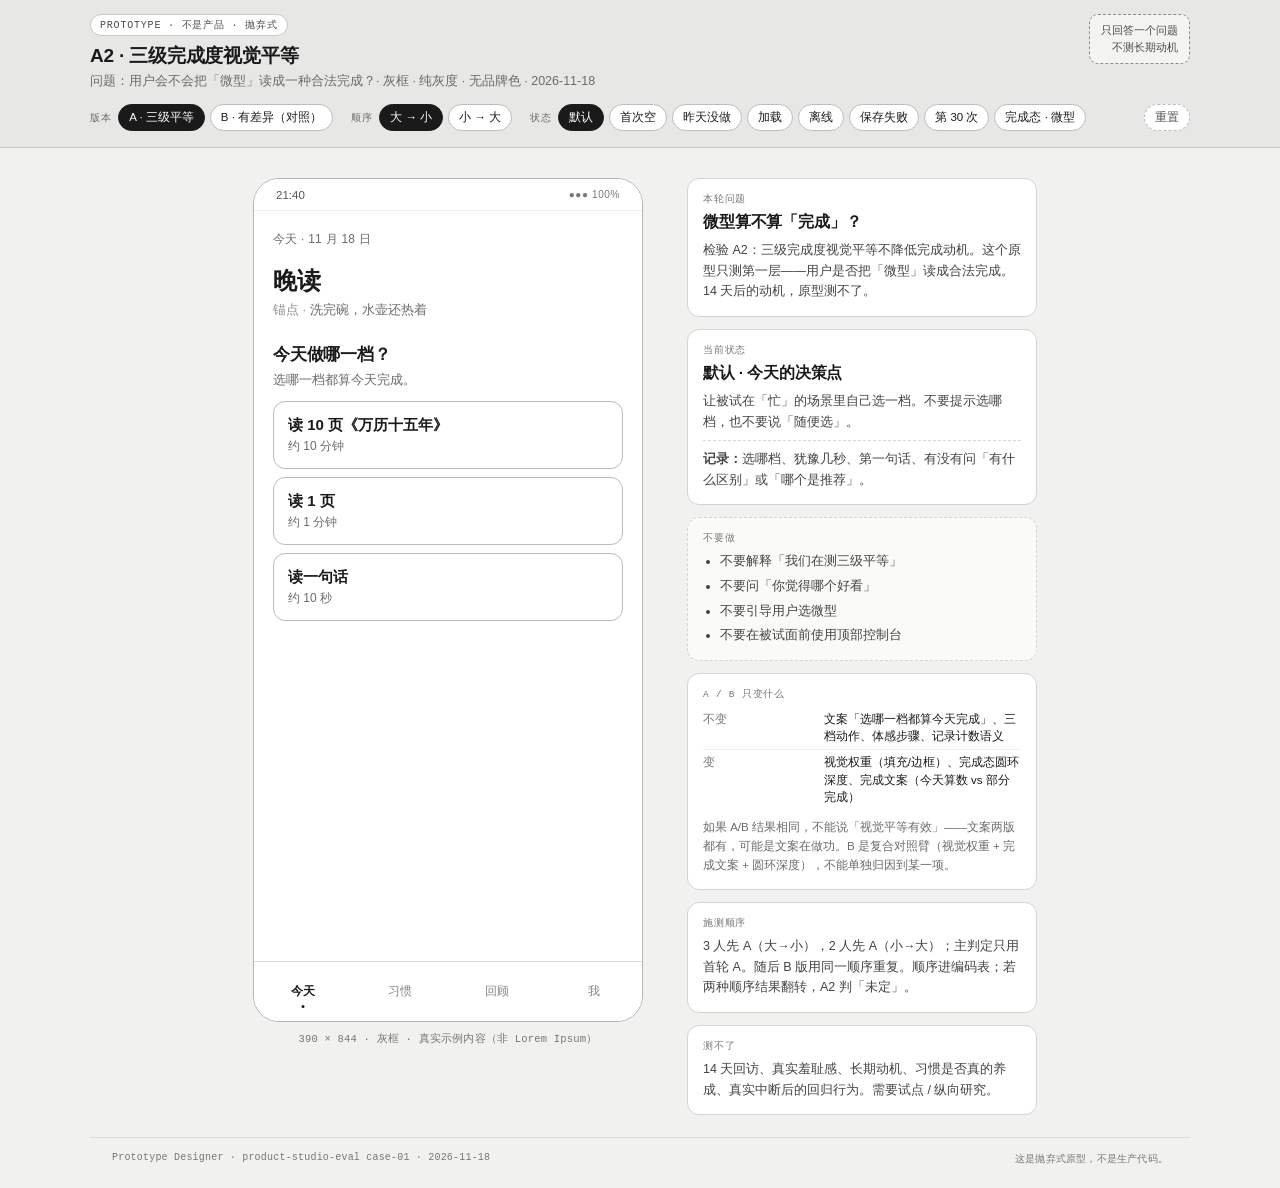
<file: references/validation-researcher/eval/case-01/prototypes/index.html>
<!DOCTYPE html>
<html lang="zh-CN">
<head>
<meta charset="utf-8">
<meta name="viewport" content="width=device-width, initial-scale=1">
<title>原型 · A2 三级完成度视觉平等 · 不是产品</title>
<style>
  :root {
    --ink: #1a1a1a;
    --muted: #6b6b6b;
    --faint: #8f8f8f;
    --line: #c9c9c7;
    --line-strong: #8a8a88;
    --bg: #f1f1ef;
    --card: #ffffff;
    --soft: #ededeb;
    --soft-2: #e4e4e2;
    --radius: 12px;
  }
  * { box-sizing: border-box; }
  html, body { margin: 0; padding: 0; }
  body {
    background: var(--bg);
    color: var(--ink);
    font-family: -apple-system, BlinkMacSystemFont, "PingFang SC", "Hiragino Sans GB", "Microsoft YaHei", "Helvetica Neue", Arial, sans-serif;
    -webkit-font-smoothing: antialiased;
    min-height: 100vh;
  }
  button { font: inherit; color: inherit; cursor: pointer; }
  button:focus-visible { outline: 2px solid var(--ink); outline-offset: 2px; }

  /* ---------- harness ---------- */
  .harness {
    background: #e7e7e5;
    border-bottom: 1px solid var(--line);
    padding: 14px 20px 16px;
  }
  .harness-top {
    display: flex;
    justify-content: space-between;
    gap: 24px;
    align-items: flex-start;
    max-width: 1100px;
    margin: 0 auto;
  }
  .tag {
    display: inline-block;
    font-family: "SFMono-Regular", Menlo, Consolas, monospace;
    font-size: 10px;
    letter-spacing: .08em;
    color: #4a4a48;
    background: #fff;
    border: 1px solid var(--line);
    border-radius: 999px;
    padding: 3px 9px;
    margin-bottom: 7px;
  }
  .harness h1 {
    margin: 0 0 3px;
    font-size: 19px;
    letter-spacing: -.01em;
  }
  .harness .sub {
    margin: 0;
    font-size: 12.5px;
    color: var(--muted);
    line-height: 1.5;
  }
  .harness-badge {
    flex: 0 0 auto;
    font-size: 11px;
    line-height: 1.55;
    color: #4a4a48;
    border: 1px dashed var(--line-strong);
    border-radius: 9px;
    padding: 7px 11px;
    background: rgba(255,255,255,.55);
    text-align: right;
  }
  .controls {
    max-width: 1100px;
    margin: 13px auto 0;
    display: flex;
    flex-wrap: wrap;
    align-items: center;
    gap: 8px 18px;
  }
  .control-group {
    display: flex;
    align-items: center;
    flex-wrap: wrap;
    gap: 5px;
  }
  .control-label {
    font-family: "SFMono-Regular", Menlo, Consolas, monospace;
    font-size: 10px;
    letter-spacing: .06em;
    color: #6a6a68;
    margin-right: 2px;
  }
  .ctrl {
    font-size: 11.5px;
    line-height: 1;
    padding: 7px 10px;
    border: 1px solid #bcbcba;
    background: #fff;
    border-radius: 999px;
    white-space: nowrap;
  }
  .ctrl:hover { border-color: #555; }
  .ctrl.active {
    background: var(--ink);
    border-color: var(--ink);
    color: #fff;
  }
  .ctrl.reset { margin-left: auto; border-style: dashed; color: #555; }
  .ctrl.reset:hover { color: var(--ink); }

  /* ---------- stage ---------- */
  .stage {
    display: grid;
    grid-template-columns: minmax(0, 410px) minmax(280px, 350px);
    gap: 34px;
    justify-content: center;
    align-items: start;
    padding: 30px 20px 22px;
  }
  .phone-column { display: flex; flex-direction: column; align-items: center; }
  .phone {
    position: relative;
    width: min(390px, 100%);
    height: 844px;
    background: #fff;
    border: 1px solid #b6b6b4;
    border-radius: 26px;
    overflow: hidden;
    display: flex;
    flex-direction: column;
  }
  .statusbar {
    flex: 0 0 32px;
    display: flex;
    align-items: center;
    justify-content: space-between;
    padding: 0 22px;
    font-size: 11.5px;
    color: #555;
    background: #fff;
    border-bottom: 1px solid #efefed;
  }
  .status-right { letter-spacing: .06em; font-size: 10px; color: #777; }
  .screen {
    flex: 1 1 auto;
    overflow-y: auto;
    padding: 20px 19px 18px;
  }
  .phone-caption {
    margin: 10px 0 0;
    font-family: "SFMono-Regular", Menlo, Consolas, monospace;
    font-size: 10.5px;
    color: #777;
    letter-spacing: .02em;
  }
  .tabbar {
    flex: 0 0 60px;
    display: grid;
    grid-template-columns: repeat(4, 1fr);
    border-top: 1px solid #dcdcda;
    background: #fff;
  }
  .tab {
    border: 0;
    background: transparent;
    font-size: 12px;
    color: #858583;
    display: flex;
    align-items: center;
    justify-content: center;
    position: relative;
  }
  .tab.active { color: var(--ink); font-weight: 600; }
  .tab.active::after {
    content: "";
    position: absolute;
    left: 50%;
    bottom: 13px;
    width: 3px;
    height: 3px;
    border-radius: 50%;
    background: var(--ink);
    transform: translateX(-50%);
  }

  /* ---------- phone content ---------- */
  .screen-head {
    font-size: 12px;
    color: var(--muted);
    letter-spacing: .02em;
    margin-bottom: 18px;
  }
  .habit-block { margin-bottom: 24px; }
  .habit-title {
    margin: 0 0 5px;
    font-size: 24px;
    letter-spacing: -.015em;
    line-height: 1.25;
  }
  .anchor {
    margin: 0;
    font-size: 13px;
    color: var(--muted);
    line-height: 1.45;
  }
  .anchor::before { content: "锚点 · "; color: var(--faint); }
  .prompt-block { margin-bottom: 12px; }
  .prompt {
    margin: 0 0 4px;
    font-size: 17px;
    line-height: 1.35;
    letter-spacing: -.01em;
  }
  .prompt-sub {
    margin: 0;
    font-size: 12.5px;
    color: var(--muted);
    line-height: 1.45;
  }
  .options { display: flex; flex-direction: column; gap: 8px; }
  .option {
    width: 100%;
    min-height: 68px;
    display: flex;
    flex-direction: column;
    align-items: flex-start;
    justify-content: center;
    gap: 4px;
    padding: 11px 14px;
    border: 1px solid #bcbcba;
    border-radius: var(--radius);
    background: #fff;
    text-align: left;
    transition: border-color .12s ease;
  }
  .option:hover { border-color: #555; }
  .option .action { font-size: 15px; font-weight: 600; line-height: 1.35; }
  .option .time { font-size: 12px; color: var(--muted); line-height: 1.3; }

  /* control arm B: conventional completion hierarchy (greyscale only) */
  .version-B .option.full {
    background: #1f1f1f;
    border-color: #1f1f1f;
    color: #fff;
  }
  .version-B .option.full .time { color: #c9c9c7; }
  .version-B .option.simplified {
    background: #efefed;
    border-color: #9a9a98;
  }
  .version-B .option.mini {
    background: #fff;
    border-color: #c9c9c7;
    border-style: dashed;
    color: #5c5c5a;
  }
  .version-B .option.mini .time { color: #8f8f8d; }

  .banner {
    border: 1px solid #bcbcba;
    background: #f4f4f2;
    border-radius: 10px;
    padding: 11px 13px;
    font-size: 12.5px;
    line-height: 1.55;
    margin-bottom: 17px;
  }
  .banner .banner-label {
    display: block;
    font-family: "SFMono-Regular", Menlo, Consolas, monospace;
    font-size: 9.5px;
    letter-spacing: .08em;
    color: #74746f;
    margin-bottom: 3px;
  }
  .banner-offline { border-style: dashed; }
  .banner-reflection {
    background: #fff;
    border-style: dashed;
  }
  .banner-reflection .dismiss {
    display: inline-block;
    margin-top: 6px;
    border: 0;
    background: transparent;
    padding: 0;
    font-size: 11.5px;
    color: #5c5c5a;
    text-decoration: underline;
    text-underline-offset: 2px;
  }

  /* empty */
  .empty-block { margin: 12px 0 22px; }
  .empty-title { margin: 0 0 7px; font-size: 23px; letter-spacing: -.015em; }
  .empty-body { margin: 0; font-size: 13px; line-height: 1.65; color: #4e4e4c; }
  .suggestions { display: flex; flex-direction: column; gap: 8px; }
  .suggestion {
    display: flex;
    flex-direction: column;
    align-items: flex-start;
    gap: 3px;
    width: 100%;
    padding: 13px 14px;
    border: 1px solid #bcbcba;
    border-radius: var(--radius);
    background: #fff;
    text-align: left;
  }
  .suggestion:hover { border-color: #555; }
  .suggestion .s-name { font-size: 15px; font-weight: 600; }
  .suggestion .s-start { font-size: 12px; color: var(--muted); }
  .empty-foot { margin: 16px 0 0; font-size: 11.5px; color: var(--faint); }

  /* loading */
  .skeleton-title,
  .skeleton-line,
  .skeleton-card {
    background: #e8e8e6;
    border-radius: 8px;
    animation: pulse 1.4s ease-in-out infinite;
  }
  .skeleton-title { width: 42%; height: 26px; margin: 4px 0 12px; }
  .skeleton-line { height: 12px; margin-bottom: 9px; }
  .skeleton-line.short { width: 64%; margin-bottom: 24px; }
  .skeleton-card { height: 68px; margin-bottom: 8px; border-radius: var(--radius); }
  .loading-label { margin: 18px 0 0; font-size: 12px; color: var(--muted); text-align: center; }
  @keyframes pulse { 0%,100% { opacity: 1; } 50% { opacity: .55; } }

  /* completion */
  .complete-wrap { text-align: center; padding-top: 8px; }
  .ring { display: block; margin: 0 auto 10px; }
  .complete-title {
    margin: 0 0 5px;
    font-size: 23px;
    letter-spacing: -.015em;
    line-height: 1.3;
  }
  .complete-sub { margin: 0 0 3px; font-size: 13.5px; color: #3f3f3d; }
  .complete-count { margin: 0; font-size: 12px; color: var(--muted); }
  .queued {
    display: inline-block;
    margin-top: 10px;
    padding: 5px 9px;
    border: 1px dashed #a5a5a3;
    border-radius: 7px;
    font-size: 11px;
    color: #555;
  }
  .tag-small {
    font-family: "SFMono-Regular", Menlo, Consolas, monospace;
    font-size: 9px;
    letter-spacing: .04em;
    margin-left: 4px;
    color: #666;
  }
  .sensation { margin-top: 26px; }
  .sensation-q { margin: 0 0 9px; font-size: 13px; color: #3f3f3d; }
  .chips { display: flex; flex-wrap: wrap; justify-content: center; gap: 6px; }
  .chip {
    padding: 8px 11px;
    border: 1px solid #bcbcba;
    border-radius: 999px;
    background: #fff;
    font-size: 12px;
    line-height: 1;
  }
  .chip:hover { border-color: #555; }
  .chip.skip { border: 0; background: transparent; color: #777; text-decoration: underline; text-underline-offset: 2px; }
  .undo {
    display: inline-block;
    margin-top: 22px;
    border: 0;
    background: transparent;
    padding: 4px;
    font-size: 12px;
    color: #6b6b69;
    text-decoration: underline;
    text-underline-offset: 2px;
  }

  /* final */
  .final { padding-top: 40px; }
  .final-title { margin: 0 0 6px; font-size: 24px; letter-spacing: -.015em; }
  .final-sub { margin: 0 0 22px; font-size: 14px; color: #3f3f3d; }
  .final-detail { margin: 0 0 6px; font-size: 13px; color: #4e4e4c; }
  .final-sensation { margin: 0; font-size: 13px; color: #4e4e4c; }
  .final-actions { margin-top: 32px; display: flex; gap: 8px; justify-content: center; flex-wrap: wrap; }

  /* error */
  .error-block { margin: 22px 0 22px; }
  .error-title { margin: 0 0 8px; font-size: 22px; letter-spacing: -.015em; }
  .error-body { margin: 0; font-size: 13.5px; line-height: 1.65; color: #3f3f3d; }
  .error-actions { display: flex; flex-direction: column; gap: 8px; }
  .error-foot { margin: 16px 0 0; font-size: 11.5px; color: var(--faint); line-height: 1.55; }
  .btn-primary {
    width: 100%;
    padding: 13px 14px;
    border: 1px solid #1f1f1f;
    border-radius: 10px;
    background: #1f1f1f;
    color: #fff;
    font-size: 14px;
  }
  .btn-primary:hover { background: #000; }
  .btn-secondary {
    width: 100%;
    padding: 12px 14px;
    border: 1px solid #bcbcba;
    border-radius: 10px;
    background: #fff;
    color: #3f3f3d;
    font-size: 14px;
  }
  .btn-secondary:hover { border-color: #555; }
  .final-actions .btn-primary,
  .final-actions .btn-secondary { width: auto; min-width: 120px; }

  /* tab notice */
  .notice-block { margin-top: 46px; text-align: center; }
  .notice-title { margin: 0 0 9px; font-size: 21px; letter-spacing: -.015em; line-height: 1.35; }
  .notice-body { margin: 0 0 24px; font-size: 13px; line-height: 1.65; color: #4e4e4c; }

  /* toast */
  .toast {
    position: absolute;
    left: 50%;
    bottom: 74px;
    transform: translate(-50%, 6px);
    background: #1f1f1f;
    color: #fff;
    font-size: 11.5px;
    line-height: 1;
    padding: 9px 13px;
    border-radius: 999px;
    opacity: 0;
    pointer-events: none;
    transition: opacity .18s ease, transform .18s ease;
    white-space: nowrap;
    max-width: 86%;
  }
  .toast.show { opacity: 1; transform: translate(-50%, 0); }

  /* ---------- notes panel ---------- */
  .notes { display: flex; flex-direction: column; gap: 12px; }
  .note-card {
    background: #fff;
    border: 1px solid #d3d3d1;
    border-radius: 12px;
    padding: 14px 15px;
  }
  .note-card.warn { border-style: dashed; background: #fafaf8; }
  .note-kicker {
    font-family: "SFMono-Regular", Menlo, Consolas, monospace;
    font-size: 9.5px;
    letter-spacing: .08em;
    color: #777;
    margin-bottom: 6px;
  }
  .note-card h2 { margin: 0 0 7px; font-size: 15.5px; line-height: 1.35; letter-spacing: -.01em; }
  .note-card p { margin: 0; font-size: 12.5px; line-height: 1.65; color: #444; }
  .note-card p + p { margin-top: 7px; }
  .note-card ul { margin: 0; padding-left: 17px; font-size: 12.5px; line-height: 1.65; color: #444; }
  .note-card li + li { margin-top: 4px; }
  .note-card .watch { margin-top: 8px; padding-top: 8px; border-top: 1px dashed #d8d8d6; }
  .note-card .watch strong { font-weight: 600; }
  .mini-table { width: 100%; border-collapse: collapse; font-size: 11.5px; }
  .mini-table td { padding: 4px 0; vertical-align: top; line-height: 1.5; border-bottom: 1px solid #efefed; }
  .mini-table tr:last-child td { border-bottom: 0; }
  .mini-table td:first-child { color: #777; width: 38%; padding-right: 8px; }
  .footer {
    display: flex;
    justify-content: space-between;
    gap: 16px;
    flex-wrap: wrap;
    padding: 14px 22px 22px;
    font-family: "SFMono-Regular", Menlo, Consolas, monospace;
    font-size: 10px;
    color: #777;
    letter-spacing: .02em;
    border-top: 1px solid #dcdcda;
    max-width: 1100px;
    margin: 0 auto;
  }

  @media (max-width: 900px) {
    .stage { grid-template-columns: 1fr; padding-top: 20px; gap: 20px; }
    .notes { max-width: 430px; margin: 0 auto; width: 100%; }
    .harness-top { flex-direction: column; gap: 9px; }
    .harness-badge { text-align: left; }
    .ctrl.reset { margin-left: 0; }
  }
  @media (max-width: 430px) {
    .harness { padding: 12px 14px 14px; }
    .stage { padding: 16px 12px 18px; }
    .phone { height: 780px; border-radius: 22px; }
  }

  /* participant mode: ?participant=1 hides facilitator-only chrome */
  body.participant .harness,
  body.participant .notes,
  body.participant .phone-caption,
  body.participant .footer { display: none; }
  body.participant { background: #fff; }
  body.participant .stage {
    grid-template-columns: minmax(0, 410px);
    justify-content: center;
    padding-top: 40px;
  }
</style>
</head>
<body>
<script>
  if (new URLSearchParams(location.search).get("participant") === "1") {
    document.body.classList.add("participant");
  }
</script>

<header class="harness">
  <div class="harness-top">
    <div>
      <div class="tag">PROTOTYPE · 不是产品 · 抛弃式</div>
      <h1>A2 · 三级完成度视觉平等</h1>
      <p class="sub">问题：用户会不会把「微型」读成一种合法完成？· 灰框 · 纯灰度 · 无品牌色 · 2026-11-18</p>
    </div>
    <div class="harness-badge">只回答一个问题<br>不测长期动机</div>
  </div>
  <div class="controls" role="group" aria-label="原型控制台，仅 facilitator 使用">
    <div class="control-group">
      <span class="control-label">版本</span>
      <button class="ctrl" data-set="version" data-value="A">A · 三级平等</button>
      <button class="ctrl" data-set="version" data-value="B">B · 有差异（对照）</button>
    </div>
    <div class="control-group">
      <span class="control-label">顺序</span>
      <button class="ctrl" data-set="order" data-value="desc">大 → 小</button>
      <button class="ctrl" data-set="order" data-value="asc">小 → 大</button>
    </div>
    <div class="control-group">
      <span class="control-label">状态</span>
      <button class="ctrl" data-set="state" data-value="default">默认</button>
      <button class="ctrl" data-set="state" data-value="empty">首次空</button>
      <button class="ctrl" data-set="state" data-value="interrupted">昨天没做</button>
      <button class="ctrl" data-set="state" data-value="loading">加载</button>
      <button class="ctrl" data-set="state" data-value="offline">离线</button>
      <button class="ctrl" data-set="state" data-value="save-error">保存失败</button>
      <button class="ctrl" data-set="state" data-value="extreme">第 30 次</button>
      <button class="ctrl" data-set="state" data-value="complete">完成态 · 微型</button>
    </div>
    <button class="ctrl reset" data-action="reset">重置</button>
  </div>
</header>

<main class="stage">
  <section class="phone-column">
    <div class="phone" id="phone">
      <div class="statusbar"><span>21:40</span><span class="status-right">●●● 100%</span></div>
      <div class="screen" id="screen"></div>
      <div class="toast" id="toast" role="status" aria-live="polite"></div>
      <nav class="tabbar" id="tabbar" aria-label="一级区域（本轮只覆盖今天）">
        <button class="tab" data-action="tab" data-tab="today">今天</button>
        <button class="tab" data-action="tab" data-tab="habits">习惯</button>
        <button class="tab" data-action="tab" data-tab="review">回顾</button>
        <button class="tab" data-action="tab" data-tab="me">我</button>
      </nav>
    </div>
    <p class="phone-caption">390 × 844 · 灰框 · 真实示例内容（非 Lorem Ipsum）</p>
  </section>

  <aside class="notes">
    <div class="note-card">
      <div class="note-kicker">本轮问题</div>
      <h2>微型算不算「完成」？</h2>
      <p>检验 A2：三级完成度视觉平等不降低完成动机。这个原型只测第一层——用户是否把「微型」读成合法完成。14 天后的动机，原型测不了。</p>
    </div>

    <div class="note-card" id="state-notes"></div>

    <div class="note-card warn">
      <div class="note-kicker">不要做</div>
      <ul>
        <li>不要解释「我们在测三级平等」</li>
        <li>不要问「你觉得哪个好看」</li>
        <li>不要引导用户选微型</li>
        <li>不要在被试面前使用顶部控制台</li>
      </ul>
    </div>

    <div class="note-card">
      <div class="note-kicker">A / B 只变什么</div>
      <table class="mini-table">
        <tr><td>不变</td><td>文案「选哪一档都算今天完成」、三档动作、体感步骤、记录计数语义</td></tr>
        <tr><td>变</td><td>视觉权重（填充/边框）、完成态圆环深度、完成文案（今天算数 vs 部分完成）</td></tr>
      </table>
      <p style="margin-top:8px;color:#6b6b69;font-size:11.5px;">如果 A/B 结果相同，不能说「视觉平等有效」——文案两版都有，可能是文案在做功。B 是复合对照臂（视觉权重 + 完成文案 + 圆环深度），不能单独归因到某一项。</p>
    </div>

    <div class="note-card">
      <div class="note-kicker">施测顺序</div>
      <p>3 人先 A（大→小），2 人先 A（小→大）；主判定只用首轮 A。随后 B 版用同一顺序重复。顺序进编码表；若两种顺序结果翻转，A2 判「未定」。</p>
    </div>

    <div class="note-card">
      <div class="note-kicker">测不了</div>
      <p>14 天回访、真实羞耻感、长期动机、习惯是否真的养成、真实中断后的回归行为。需要试点 / 纵向研究。</p>
    </div>
  </aside>
</main>

<footer class="footer">
  <span>Prototype Designer · product-studio-eval case-01 · 2026-11-18</span>
  <span>这是抛弃式原型，不是生产代码。</span>
</footer>

<script>
(function () {
  "use strict";

  var habits = {
    reading: {
      name: "晚读",
      anchor: "洗完碗，水壶还热着",
      levels: {
        full: { action: "读 10 页《万历十五年》", time: "约 10 分钟" },
        simplified: { action: "读 1 页", time: "约 1 分钟" },
        mini: { action: "读一句话", time: "约 10 秒" }
      }
    },
    walking: {
      name: "早起散步",
      anchor: "送完孩子，绕小区一圈",
      levels: {
        full: { action: "绕小区走 20 分钟", time: "约 20 分钟" },
        simplified: { action: "走到小区门口再回来", time: "约 6 分钟" },
        mini: { action: "下楼站 3 分钟，晒到太阳", time: "约 3 分钟" }
      }
    },
    sitting: {
      name: "睡前静坐",
      anchor: "手机放到客厅充电后",
      levels: {
        full: { action: "静坐 10 分钟", time: "约 10 分钟" },
        simplified: { action: "静坐 3 分钟", time: "约 3 分钟" },
        mini: { action: "关灯后做 3 次深呼吸", time: "约 30 秒" }
      }
    }
  };

  var stateNotes = {
    "default": {
      title: "默认 · 今天的决策点",
      body: "让被试在「忙」的场景里自己选一档。不要提示选哪档，也不要说「随便选」。",
      watch: "<strong>记录：</strong>选哪档、犹豫几秒、第一句话、有没有问「有什么区别」或「哪个是推荐」。"
    },
    "empty": {
      title: "首次空 · 引导行动",
      body: "看被试是否知道从哪里开始；会不会问「只能选这些吗」「之后能改吗」。",
      watch: "<strong>记录：</strong>选哪个建议、有没有犹豫、是否理解「之后可以改」。"
    },
    "interrupted": {
      title: "昨天没做 · 中性回归",
      body: "本轮 A2 判定不使用这个状态。只看三档平等是否在这里被打破。",
      watch: "<strong>记录：</strong>有没有提到羞耻/被放任（A5 线索）；有没有要求「补记昨天」。"
    },
    "loading": {
      title: "加载 · 骨架屏",
      body: "看被试等待时做什么；约 1.6 秒后自动进入默认态。IA 没有定义「加载失败」，这是本轮不测的状态。",
      watch: "<strong>记录：</strong>是否反复点击、是否问「卡住了吗」。"
    },
    "offline": {
      title: "离线 · 本地优先",
      body: "选一档后，完成态应显示「已记在本机，联网后自动同步」。",
      watch: "<strong>记录：</strong>是否相信记录还在；是否去找同步按钮。"
    },
    "save-error": {
      title: "保存失败 · 就地恢复",
      body: "看被试是否理解「刚才那次打卡还在」，会选择重试还是稍后。",
      watch: "<strong>记录：</strong>有没有担心记录丢了；有没有问「稍后是什么时候」。"
    },
    "extreme": {
      title: "第 30 次 · 一次性反思",
      body: "不是连续 30 天，是 30 次记录。看反思条是否像压力，而不是成就。",
      watch: "<strong>记录：</strong>有没有把 30 读成「不能断」；是否主动收起。"
    },
    "complete": {
      title: "完成态 · 关键判定",
      body: "A 平等版：三档的圆环、对勾、「今天算数」完全一样；B 对照版：微型显示「部分完成」、圆环更浅。",
      watch: "<strong>关键问题：</strong>「这算完成吗？」记录是否找「部分完成」；有没有说「这也算？」。"
    },
    "final": {
      title: "最终态 · 记录已留下",
      body: "体感步骤本轮只做流程完整性，不测 A3。看被试是否理解可以撤销。",
      watch: "<strong>记录：</strong>是否问「明天呢」；是否注意到计数。"
    },
    "tab-notice": {
      title: "其他一级区域 · 本轮不测",
      body: "习惯 / 回顾 / 我不在原型范围内。这是明确的边界，不是 dead end。回到今天会重置到默认态；跨 tab 的状态保持本轮不测。",
      watch: "<strong>记录：</strong>被试是否在找习惯列表或回顾（IA 线索）。"
    }
  };

  var app = {
    version: "A",
    order: "desc",
    state: "default",
    habit: "reading",
    selected: null,
    sensation: null,
    queued: false,
    fromInterrupted: false,
    originState: "default",
    recordCount: 12,
    reflectionDismissed: false,
    tabNotice: null,
    activeTab: "today"
  };

  // URL injection for participant mode / repeatable runs:
  // ?participant=1&version=B&order=asc&state=complete&habit=walking
  (function applyParams() {
    var params = new URLSearchParams(location.search);
    var version = params.get("version");
    var order = params.get("order");
    var state = params.get("state");
    var habit = params.get("habit");
    if (version === "A" || version === "B") app.version = version;
    if (order === "desc" || order === "asc") app.order = order;
    if (habit && habits[habit]) app.habit = habit;
    if (state && stateNotes[state]) {
      app.state = state;
      if (state === "tab-notice") app.tabNotice = params.get("tab") || "habits";
      if (state === "complete" || state === "final") app.selected = params.get("level") || "mini";
      if (state === "offline" || state === "save-error") app.queued = true;
    }
  })();

  var timers = [];
  var toastTimer = null;

  function clearTimers() {
    timers.forEach(function (t) { clearTimeout(t); });
    timers = [];
  }

  function showToast(msg) {
    var el = document.getElementById("toast");
    if (!el) return;
    el.textContent = msg;
    el.classList.add("show");
    clearTimeout(toastTimer);
    toastTimer = setTimeout(function () { el.classList.remove("show"); }, 1800);
  }

  function escapeHTML(s) {
    return String(s).replace(/[&<>"']/g, function (c) {
      return ({ "&": "&amp;", "<": "&lt;", ">": "&gt;", '"': "&quot;", "'": "&#39;" })[c];
    });
  }

  function optionHTML(level) {
    var l = habits[app.habit].levels[level];
    return '<button class="option ' + level + '" data-action="choose" data-level="' + level + '">' +
      '<span class="action">' + escapeHTML(l.action) + '</span>' +
      '<span class="time">' + escapeHTML(l.time) + '</span>' +
      '</button>';
  }

  function ringSVG(percent, tone) {
    var r = 54;
    var c = 2 * Math.PI * r;
    var offset = c * (1 - percent / 100);
    return '<svg class="ring" width="132" height="132" viewBox="0 0 132 132" aria-hidden="true">' +
      '<circle cx="66" cy="66" r="' + r + '" fill="none" stroke="#e6e6e4" stroke-width="8"/>' +
      '<circle cx="66" cy="66" r="' + r + '" fill="none" stroke="' + tone + '" stroke-width="8" stroke-linecap="round" stroke-dasharray="' + c + '" stroke-dashoffset="' + offset + '" transform="rotate(-90 66 66)"/>' +
      '<text x="66" y="73" text-anchor="middle" font-size="26" fill="' + tone + '">✓</text>' +
      '</svg>';
  }

  function todayHTML(banner) {
    var h = habits[app.habit];
    var order = app.order === "desc" ? ["full", "simplified", "mini"] : ["mini", "simplified", "full"];
    return '<div class="screen-head">今天 · 11 月 18 日</div>' +
      (banner || "") +
      '<div class="habit-block">' +
        '<h2 class="habit-title">' + escapeHTML(h.name) + '</h2>' +
        '<p class="anchor">' + escapeHTML(h.anchor) + '</p>' +
      '</div>' +
      '<div class="prompt-block">' +
        '<h3 class="prompt">今天做哪一档？</h3>' +
        '<p class="prompt-sub">选哪一档都算今天完成。</p>' +
      '</div>' +
      '<div class="options">' + order.map(optionHTML).join("") + '</div>';
  }

  function emptyHTML() {
    return '<div class="screen-head">今天 · 11 月 18 日</div>' +
      '<div class="empty-block">' +
        '<h2 class="empty-title">还没有习惯</h2>' +
        '<p class="empty-body">先从一个你想做的小事开始。不用一次设好三级阶梯，之后可以改。</p>' +
      '</div>' +
      '<div class="suggestions">' +
        '<button class="suggestion" data-action="suggest" data-habit="reading"><span class="s-name">晚读</span><span class="s-start">从「读一句话」开始</span></button>' +
        '<button class="suggestion" data-action="suggest" data-habit="walking"><span class="s-name">早起散步</span><span class="s-start">从「下楼站 3 分钟」开始</span></button>' +
        '<button class="suggestion" data-action="suggest" data-habit="sitting"><span class="s-name">睡前静坐</span><span class="s-start">从「3 次深呼吸」开始</span></button>' +
      '</div>' +
      '<p class="empty-foot">选一个，今天就能开始。</p>';
  }

  function loadingHTML() {
    return '<div class="screen-head">今天 · 11 月 18 日</div>' +
      '<div class="skeleton-title"></div>' +
      '<div class="skeleton-line short"></div>' +
      '<div class="skeleton-line"></div>' +
      '<div class="skeleton-card"></div>' +
      '<div class="skeleton-card"></div>' +
      '<div class="skeleton-card"></div>' +
      '<p class="loading-label">正在读取今天的记录…</p>';
  }

  function saveErrorHTML() {
    var l = habits[app.habit].levels[app.selected || "mini"];
    return '<div class="screen-head">今天 · 11 月 18 日</div>' +
      '<div class="error-block">' +
        '<h2 class="error-title">没有保存成功</h2>' +
        '<p class="error-body">刚才那次打卡还在：<strong>' + escapeHTML(l.action) + '</strong>。再试一次，或稍后再说。</p>' +
      '</div>' +
      '<div class="error-actions">' +
        '<button class="btn-primary" data-action="retry">再试一次</button>' +
        '<button class="btn-secondary" data-action="later">稍后再说</button>' +
      '</div>' +
      '<p class="error-foot">稍后再说会先把记录留在本机，联网后再同步。</p>';
  }

  function completeHTML() {
    var l = habits[app.habit].levels[app.selected || "mini"];
    var isA = app.version === "A";
    var percent = isA ? 100 : ({ full: 100, simplified: 62, mini: 30 }[app.selected] || 0);
    var tone = isA ? "#1a1a1a" : ({ full: "#1a1a1a", simplified: "#777775", mini: "#b6b6b4" }[app.selected] || "#1a1a1a");
    var title;
    if (isA) {
      title = app.fromInterrupted ? "回来了。今天算数。" : "今天算数";
    } else {
      title = (app.fromInterrupted ? "回来了。" : "") + ({ full: "完成", simplified: "完成（简化）", mini: "部分完成" }[app.selected] || "完成");
    }
    var queued = app.queued
      ? '<div class="queued">已记在本机，联网后自动同步<span class="tag-small">待同步</span></div>'
      : "";
    return '<div class="screen-head">今天 · 11 月 18 日</div>' +
      '<div class="complete-wrap">' +
        ringSVG(percent, tone) +
        '<h2 class="complete-title">' + title + '</h2>' +
        '<p class="complete-sub">你选的是：' + escapeHTML(l.action) + '</p>' +
        '<p class="complete-count">第 ' + app.recordCount + ' 次记录</p>' +
        queued +
        '<div class="sensation">' +
          '<p class="sensation-q">身体有什么感觉？</p>' +
          '<div class="chips">' +
            '<button class="chip" data-action="sensation" data-value="肩膀松了">肩膀松了</button>' +
            '<button class="chip" data-action="sensation" data-value="呼吸变慢">呼吸变慢</button>' +
            '<button class="chip" data-action="sensation" data-value="脑子安静一点">脑子安静一点</button>' +
            '<button class="chip" data-action="sensation" data-value="有点累但踏实">有点累但踏实</button>' +
            '<button class="chip skip" data-action="sensation" data-value="skip">跳过</button>' +
          '</div>' +
        '</div>' +
        '<button class="undo" data-action="undo">改一下</button>' +
      '</div>';
  }

  function finalHTML() {
    var l = habits[app.habit].levels[app.selected || "mini"];
    var sensation = app.sensation && app.sensation !== "skip" ? app.sensation : null;
    var finalSub;
    if (app.version === "A") {
      finalSub = "今天算数。";
    } else {
      finalSub = ({ full: "完成。", simplified: "完成（简化）。", mini: "部分完成。" }[app.selected] || "完成。");
    }
    return '<div class="screen-head">今天 · 11 月 18 日</div>' +
      '<div class="complete-wrap final">' +
        '<h2 class="final-title">记下了。</h2>' +
        '<p class="final-sub">' + finalSub + '</p>' +
        '<p class="final-detail">你选的是：' + escapeHTML(l.action) + '</p>' +
        '<p class="complete-count">第 ' + app.recordCount + ' 次记录</p>' +
        '<p class="final-sensation">' + (sensation ? '身体：' + escapeHTML(sensation) : '体感：这轮跳过') + '</p>' +
        (app.queued ? '<div class="queued">已记在本机，联网后自动同步<span class="tag-small">待同步</span></div>' : '') +
        '<div class="final-actions">' +
          '<button class="btn-secondary" data-action="undo">撤销这次记录</button>' +
          '<button class="btn-primary" data-action="today">回到今天</button>' +
        '</div>' +
      '</div>';
  }

  function tabNoticeHTML() {
    var labels = { habits: "习惯", review: "回顾", me: "我" };
    return '<div class="notice-block">' +
      '<h2 class="notice-title">这轮原型只覆盖「今天」屏</h2>' +
      '<p class="notice-body">「' + (labels[app.tabNotice] || "这个区域") + '」还没有做进这个原型。今天屏是本轮唯一要回答的问题。</p>' +
      '<button class="btn-primary" data-action="today">回到今天</button>' +
      '</div>';
  }

  function reflectionBanner() {
    if (app.reflectionDismissed) return "";
    return '<div class="banner banner-reflection">' +
      '<span class="banner-label">一次性反思 · 不是连续天数</span>' +
      '这是你第 30 次记录。不是连续 30 天，是 30 次这样的小事。' +
      '<br><button class="dismiss" data-action="dismiss-reflection">收起</button>' +
      '</div>';
  }

  function renderScreen() {
    switch (app.state) {
      case "default": return todayHTML("");
      case "empty": return emptyHTML();
      case "interrupted": return todayHTML('<div class="banner">昨天没有记录。今天从哪一档开始都算数。</div>');
      case "loading": return loadingHTML();
      case "offline": return todayHTML('<div class="banner banner-offline"><span class="banner-label">离线</span>记录会先保存在本机，联网后自动同步。</div>');
      case "save-error": return saveErrorHTML();
      case "extreme": return todayHTML(reflectionBanner());
      case "complete": return completeHTML();
      case "final": return finalHTML();
      case "tab-notice": return tabNoticeHTML();
      default: return todayHTML("");
    }
  }

  function renderNotes() {
    var note = stateNotes[app.state] || stateNotes["default"];
    var extra = "";
    if (app.state === "complete" && app.version === "A") {
      extra = '<p class="watch"><strong>平等版检查：</strong>微型档的圆环、对勾、「今天算数」、计数是否与完整档完全一样？被试有没有找「部分完成」？</p>';
    }
    if (app.state === "complete" && app.version === "B") {
      extra = '<p class="watch"><strong>对照版检查：</strong>微型显示「部分完成」、圆环 30%。被试是否因此说「这不算」？这是基线，不单独判定 A2。</p>';
    }
    document.getElementById("state-notes").innerHTML =
      '<div class="note-kicker">当前状态</div>' +
      '<h2>' + note.title + '</h2>' +
      '<p>' + note.body + '</p>' +
      '<p class="watch">' + note.watch + '</p>' +
      extra;
  }

  function renderControls() {
    var groups = { version: app.version, order: app.order };
    Array.prototype.forEach.call(document.querySelectorAll("[data-set]"), function (b) {
      var set = b.getAttribute("data-set");
      var value = b.getAttribute("data-value");
      var active = false;
      if (set === "version") active = value === app.version;
      else if (set === "order") active = value === app.order;
      else if (set === "state") {
        active = value === app.state;
        if (value === "complete") {
          active = (app.state === "complete" || app.state === "final") && app.selected === "mini";
        }
      }
      b.classList.toggle("active", active);
    });
  }

  function renderTabs() {
    Array.prototype.forEach.call(document.querySelectorAll(".tab"), function (b) {
      var tab = b.getAttribute("data-tab");
      var active;
      if (app.state === "tab-notice") active = tab === app.tabNotice;
      else active = tab === "today";
      b.classList.toggle("active", active);
    });
  }

  function render() {
    var screen = document.getElementById("screen");
    screen.className = "screen version-" + app.version;
    screen.innerHTML = renderScreen();
    renderNotes();
    renderControls();
    renderTabs();
  }

  function resetFlow(newState) {
    clearTimers();
    app.state = newState;
    app.selected = null;
    app.sensation = null;
    app.queued = false;
    app.fromInterrupted = false;
    app.originState = "default";
    app.recordCount = 12;
    app.habit = "reading";
    app.activeTab = "today";
    app.tabNotice = null;
  }

  function goState(value) {
    resetFlow(value);
    if (value === "extreme") {
      app.recordCount = 30;
      app.reflectionDismissed = false;
    }
    if (value === "save-error") {
      app.selected = "mini";
    }
    if (value === "complete") {
      app.selected = "mini";
    }
    if (value === "loading") {
      timers.push(setTimeout(function () {
        if (app.state === "loading") {
          app.state = "default";
          render();
        }
      }, 1600));
    }
    render();
  }

  function choose(level) {
    var origin = app.state;
    if (["default", "interrupted", "offline", "extreme"].indexOf(origin) === -1) return;
    app.originState = origin;
    app.selected = level;
    app.sensation = null;
    app.queued = origin === "offline";
    app.fromInterrupted = origin === "interrupted";
    app.recordCount = origin === "extreme" ? 30 : 12;
    app.state = "complete";
    render();
  }

  function setSensation(value) {
    app.sensation = value;
    app.state = "final";
    render();
  }

  function undo() {
    var origin = app.originState || "default";
    var dismissed = app.reflectionDismissed;
    clearTimers();
    app.state = origin;
    app.selected = null;
    app.sensation = null;
    app.queued = false;
    app.fromInterrupted = false;
    app.recordCount = origin === "extreme" ? 30 : 12;
    app.reflectionDismissed = dismissed;
    app.activeTab = "today";
    render();
  }

  function retry() {
    app.state = "complete";
    app.queued = false;
    render();
    showToast("已保存");
  }

  function later() {
    app.state = "complete";
    app.queued = true;
    render();
  }

  function suggest(key) {
    app.habit = key;
    app.state = "default";
    app.selected = null;
    app.sensation = null;
    app.queued = false;
    app.fromInterrupted = false;
    app.recordCount = 12;
    app.activeTab = "today";
    render();
    showToast("已加入：" + habits[key].name);
  }

  function switchTab(tab) {
    clearTimers();
    if (tab === "today") {
      app.state = "default";
      app.selected = null;
      app.sensation = null;
      app.queued = false;
      app.fromInterrupted = false;
      app.activeTab = "today";
      app.tabNotice = null;
      render();
      return;
    }
    app.state = "tab-notice";
    app.tabNotice = tab;
    app.activeTab = tab;
    render();
  }

  function goToday() {
    clearTimers();
    app.state = "default";
    app.selected = null;
    app.sensation = null;
    app.queued = false;
    app.fromInterrupted = false;
    app.recordCount = 12;
    app.activeTab = "today";
    app.tabNotice = null;
    render();
  }

  function reset() {
    clearTimers();
    app.version = "A";
    app.order = "desc";
    app.state = "default";
    app.habit = "reading";
    app.selected = null;
    app.sensation = null;
    app.queued = false;
    app.fromInterrupted = false;
    app.originState = "default";
    app.recordCount = 12;
    app.reflectionDismissed = false;
    app.tabNotice = null;
    app.activeTab = "today";
    render();
  }

  document.addEventListener("click", function (e) {
    var el = e.target.closest("[data-action], [data-set]");
    if (!el) return;

    var set = el.getAttribute("data-set");
    if (set === "version") {
      clearTimers();
      app.version = el.getAttribute("data-value");
      app.state = "default";
      app.selected = null;
      app.sensation = null;
      app.queued = false;
      app.fromInterrupted = false;
      app.activeTab = "today";
      render();
      return;
    }
    if (set === "order") {
      app.order = el.getAttribute("data-value");
      render();
      return;
    }
    if (set === "state") {
      goState(el.getAttribute("data-value"));
      return;
    }

    switch (el.getAttribute("data-action")) {
      case "choose": choose(el.getAttribute("data-level")); break;
      case "sensation": setSensation(el.getAttribute("data-value")); break;
      case "undo": undo(); break;
      case "retry": retry(); break;
      case "later": later(); break;
      case "suggest": suggest(el.getAttribute("data-habit")); break;
      case "tab": switchTab(el.getAttribute("data-tab")); break;
      case "today": goToday(); break;
      case "reset": reset(); break;
      case "dismiss-reflection": app.reflectionDismissed = true; render(); break;
    }
  });

  render();
})();
</script>
</body>
</html>
</file>
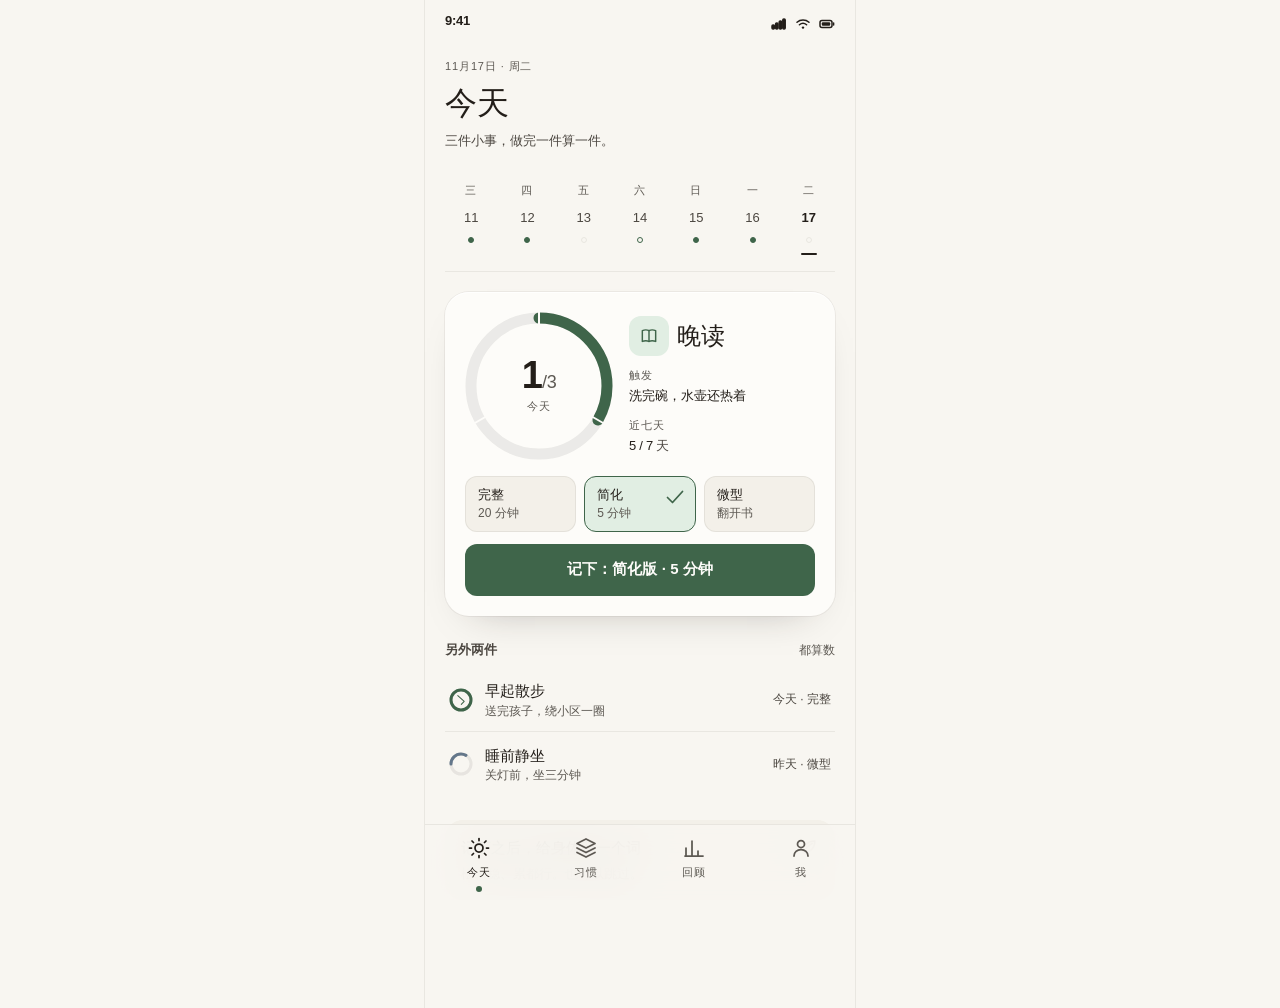
<file: references/design-critic/eval/case-01/screens/01-today.html>
<!doctype html>
<html lang="zh-CN">
<head>
<meta charset="utf-8">
<meta name="viewport" content="width=device-width, initial-scale=1">
<title>今天 · 日迹</title>
<link rel="stylesheet" href="tokens.css">
<link rel="stylesheet" href="base.css">
</head>
<body>

<svg class="sprite" aria-hidden="true" focusable="false" xmlns="http://www.w3.org/2000/svg">
  <symbol id="i-book" viewBox="0 0 24 24">
    <path d="M4 5.5c3-1.2 5.4-1.2 8 0 2.6-1.2 5-1.2 8 0v13c-3-1.2-5.4-1.2-8 0-2.6-1.2-5-1.2-8 0v-13z"/>
    <path d="M12 5.5v13"/>
  </symbol>
  <symbol id="i-leaf" viewBox="0 0 24 24">
    <path d="M5 19c0-8 6-13 14-13 0 8-5 14-13 14"/>
    <path d="M5 19c3-5 7-8 11-10"/>
  </symbol>
  <symbol id="i-moon" viewBox="0 0 24 24">
    <path d="M20 14.5A8 8 0 1 1 9.5 4a6.5 6.5 0 0 0 10.5 10.5z"/>
  </symbol>
  <symbol id="i-sun" viewBox="0 0 24 24">
    <circle cx="12" cy="12" r="4"/>
    <path d="M12 2.5v2M12 19.5v2M2.5 12h2M19.5 12h2M5 5l1.5 1.5M17.5 17.5L19 19M19 5l-1.5 1.5M6.5 17.5L5 19"/>
  </symbol>
  <symbol id="i-layers" viewBox="0 0 24 24">
    <path d="M12 3l9 4.5-9 4.5-9-4.5L12 3z"/>
    <path d="M3 12l9 4.5 9-4.5"/>
    <path d="M3 16.5L12 21l9-4.5"/>
  </symbol>
  <symbol id="i-chart" viewBox="0 0 24 24">
    <path d="M4 20v-8M10 20V5M16 20v-5M21 20H3"/>
  </symbol>
  <symbol id="i-person" viewBox="0 0 24 24">
    <circle cx="12" cy="8" r="3.5"/>
    <path d="M5 20c0-3.9 3.1-6.5 7-6.5s7 2.6 7 6.5"/>
  </symbol>
  <symbol id="i-check" viewBox="0 0 24 24">
    <path d="M4.5 12.5l5 5 10-11"/>
  </symbol>
  <symbol id="i-undo" viewBox="0 0 24 24">
    <path d="M9 14L4 9l5-5"/>
    <path d="M4 9h9a6 6 0 1 1 0 12h-3"/>
  </symbol>
  <symbol id="i-arrow" viewBox="0 0 24 24">
    <path d="M4 12h15M14 6l6 6-6 6"/>
  </symbol>
  <symbol id="i-chevron-left" viewBox="0 0 24 24">
    <path d="M15 5l-7 7 7 7"/>
  </symbol>
  <symbol id="i-more" viewBox="0 0 24 24">
    <circle cx="5.5" cy="12" r="1.2" fill="currentColor" stroke="none"/>
    <circle cx="12" cy="12" r="1.2" fill="currentColor" stroke="none"/>
    <circle cx="18.5" cy="12" r="1.2" fill="currentColor" stroke="none"/>
  </symbol>
  <symbol id="i-cloud" viewBox="0 0 24 24">
    <path d="M7 18h10a4 4 0 0 0 .7-7.9A6 6 0 0 0 6.2 11 3.5 3.5 0 0 0 7 18z"/>
  </symbol>
</svg>

<main class="screen">

  <div class="statusbar" aria-hidden="true">
    <span class="statusbar__time">9:41</span>
    <span class="statusbar__icons">
      <svg class="statusbar__icon" viewBox="0 0 16 16"><rect x="1" y="9" width="2.4" height="4" rx="1"/><rect x="4.6" y="7" width="2.4" height="6" rx="1"/><rect x="8.2" y="5" width="2.4" height="8" rx="1"/><rect x="11.8" y="3" width="2.4" height="10" rx="1"/></svg>
      <svg class="statusbar__icon" viewBox="0 0 16 16"><path d="M2 6.2a9 9 0 0 1 12 0" fill="none"/><path d="M4.4 8.8a5.6 5.6 0 0 1 7.2 0" fill="none"/><circle cx="8" cy="11.6" r="1.2" stroke="none"/></svg>
      <svg class="statusbar__icon" viewBox="0 0 16 16"><rect x="1" y="4.5" width="12" height="7" rx="2" fill="none"/><rect x="2.8" y="6.3" width="8.4" height="3.4" rx="1" stroke="none"/><path d="M14.6 7v2" fill="none"/></svg>
    </span>
  </div>

  <header class="page-head">
    <p class="eyebrow">11月17日 · 周二</p>
    <h1 class="page-title">今天</h1>
    <p class="page-sub">三件小事，做完一件算一件。</p>
  </header>

  <section class="weekstrip" aria-label="最近七天记录">
    <div class="weekday"><span class="weekday__label">三</span><span class="weekday__date">11</span><span class="weekdot is-done"></span></div>
    <div class="weekday"><span class="weekday__label">四</span><span class="weekday__date">12</span><span class="weekdot is-done"></span></div>
    <div class="weekday"><span class="weekday__label">五</span><span class="weekday__date">13</span><span class="weekdot is-miss"></span></div>
    <div class="weekday"><span class="weekday__label">六</span><span class="weekday__date">14</span><span class="weekdot is-micro"></span></div>
    <div class="weekday"><span class="weekday__label">日</span><span class="weekday__date">15</span><span class="weekdot is-done"></span></div>
    <div class="weekday"><span class="weekday__label">一</span><span class="weekday__date">16</span><span class="weekdot is-done"></span></div>
    <div class="weekday is-today"><span class="weekday__label">二</span><span class="weekday__date">17</span><span class="weekdot is-miss"></span></div>
  </section>

  <section class="hero-card" aria-labelledby="hero-name">

    <div class="hero-main">
      <div class="arc">
        <svg viewBox="0 0 148 148" role="img" aria-label="今天完成 1 件，共 3 件">
          <circle class="arc__track" cx="74" cy="74" r="68" pathLength="100"></circle>
          <circle class="arc__fill" cx="74" cy="74" r="68" pathLength="100" stroke-dasharray="33.33 100" transform="rotate(-90 74 74)"></circle>
          <line class="arc__tick" x1="74" y1="14" x2="74" y2="0"></line>
          <line class="arc__tick" x1="126" y1="104" x2="138.1" y2="111"></line>
          <line class="arc__tick" x1="22" y1="104" x2="9.9" y2="111"></line>
        </svg>
        <div class="arc__center" aria-hidden="true">
          <span class="arc__num">1<small>/3</small></span>
          <span class="arc__caption">今天</span>
        </div>
      </div>

      <div class="hero-info">
        <div class="habit-id">
          <span class="icon-badge"><svg class="icon icon--md"><use href="#i-book"/></svg></span>
          <h2 class="hero-name" id="hero-name">晚读</h2>
        </div>
        <div class="meta-block">
          <span class="meta-label">触发</span>
          <p class="meta-text">洗完碗，水壶还热着</p>
        </div>
        <div class="meta-block">
          <span class="meta-label">近七天</span>
          <p class="meta-text meta-value">5 / 7 <span class="meta-text--muted">天</span></p>
        </div>
      </div>
    </div>

    <div class="versions" role="radiogroup" aria-label="选择今天的版本">
      <button class="version" type="button" role="radio" aria-checked="false">
        <svg class="icon version__check" aria-hidden="true"><use href="#i-check"/></svg>
        <span class="version__label">完整</span>
        <span class="version__sub">20 分钟</span>
      </button>
      <button class="version is-selected" type="button" role="radio" aria-checked="true">
        <svg class="icon version__check" aria-hidden="true"><use href="#i-check"/></svg>
        <span class="version__label">简化</span>
        <span class="version__sub">5 分钟</span>
      </button>
      <button class="version" type="button" role="radio" aria-checked="false">
        <svg class="icon version__check" aria-hidden="true"><use href="#i-check"/></svg>
        <span class="version__label">微型</span>
        <span class="version__sub">翻开书</span>
      </button>
    </div>

    <button class="btn-primary" type="button">记下：简化版 · 5 分钟</button>
  </section>

  <div class="section-head">
    <span class="section-title">另外两件</span>
    <span class="section-meta">都算数</span>
  </div>

  <section class="habit-list" aria-label="其他习惯">
    <button class="habit-row" type="button">
      <span class="mini-arc" aria-hidden="true">
        <svg viewBox="0 0 24 24">
          <circle class="mini-arc__track" cx="12" cy="12" r="10" pathLength="100"></circle>
          <circle class="mini-arc__fill" cx="12" cy="12" r="10" pathLength="100" stroke-dasharray="100 100" transform="rotate(-90 12 12)"></circle>
        </svg>
        <span class="mini-arc__check"><svg class="icon"><use href="#i-check"/></svg></span>
      </span>
      <span class="habit-row__body">
        <span class="habit-row__name">早起散步</span>
        <span class="habit-row__anchor">送完孩子，绕小区一圈</span>
      </span>
      <span class="habit-row__state">今天 · 完整</span>
    </button>

    <button class="habit-row" type="button">
      <span class="mini-arc mini-arc--3" aria-hidden="true">
        <svg viewBox="0 0 24 24">
          <circle class="mini-arc__track" cx="12" cy="12" r="10" pathLength="100"></circle>
          <circle class="mini-arc__fill" cx="12" cy="12" r="10" pathLength="100" stroke-dasharray="33.33 100" transform="rotate(-90 12 12)"></circle>
        </svg>
      </span>
      <span class="habit-row__body">
        <span class="habit-row__name">睡前静坐</span>
        <span class="habit-row__anchor">关灯前，坐三分钟</span>
      </span>
      <span class="habit-row__state">昨天 · 微型</span>
    </button>
  </section>

  <section class="sensation is-locked" aria-label="体感记录：记下后可用">
    <div class="sensation__head">
      <div>
        <h3 class="sensation__title">记下之后，给身体留一个词</h3>
        <p class="sensation__hint">松、稳、累都行。也可以跳过。</p>
      </div>
      <svg class="icon icon--md icon--muted" aria-hidden="true"><use href="#i-leaf"/></svg>
    </div>
  </section>

</main>

<nav class="tabbar" aria-label="一级导航">
  <a class="tab is-active" href="#" aria-current="page">
    <svg class="icon" aria-hidden="true"><use href="#i-sun"/></svg>
    <span>今天</span>
  </a>
  <a class="tab" href="#">
    <svg class="icon" aria-hidden="true"><use href="#i-layers"/></svg>
    <span>习惯</span>
  </a>
  <a class="tab" href="#">
    <svg class="icon" aria-hidden="true"><use href="#i-chart"/></svg>
    <span>回顾</span>
  </a>
  <a class="tab" href="#">
    <svg class="icon" aria-hidden="true"><use href="#i-person"/></svg>
    <span>我</span>
  </a>
</nav>

</body>
</html>
</file>
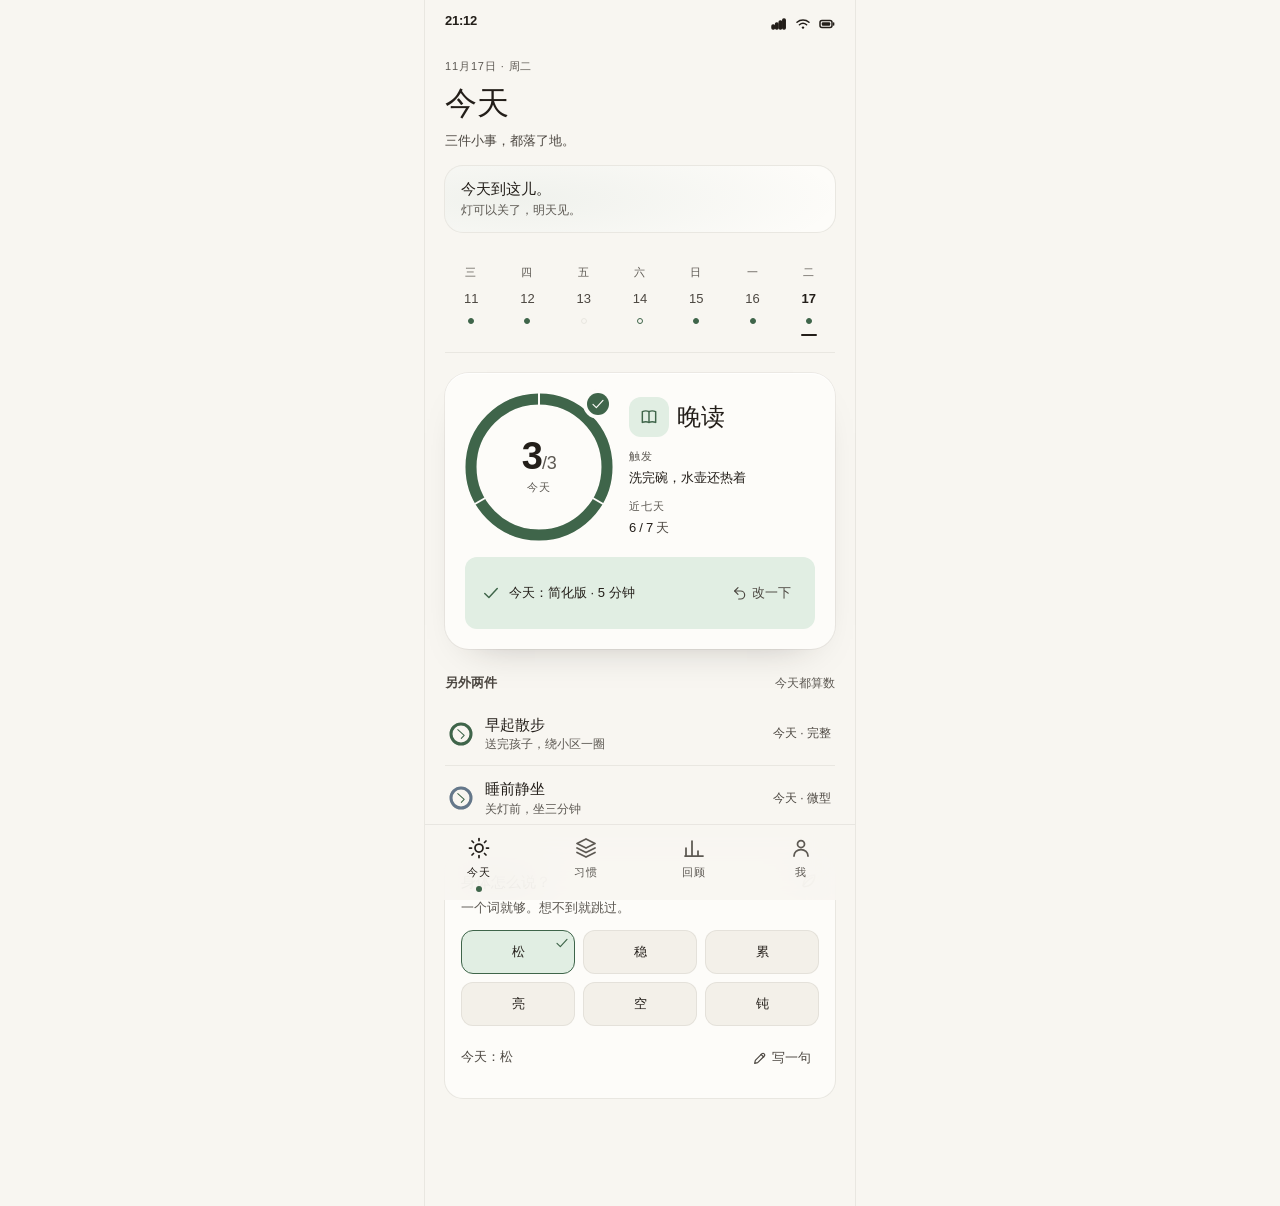
<file: references/design-critic/eval/case-01/screens/02-today-complete.html>
<!doctype html>
<html lang="zh-CN">
<head>
<meta charset="utf-8">
<meta name="viewport" content="width=device-width, initial-scale=1">
<title>今天 · 完成</title>
<link rel="stylesheet" href="tokens.css">
<link rel="stylesheet" href="base.css">
</head>
<body>

<svg class="sprite" aria-hidden="true" focusable="false" xmlns="http://www.w3.org/2000/svg">
  <symbol id="i-book" viewBox="0 0 24 24"><path d="M4 5.5c3-1.2 5.4-1.2 8 0 2.6-1.2 5-1.2 8 0v13c-3-1.2-5.4-1.2-8 0-2.6-1.2-5-1.2-8 0v-13z"/><path d="M12 5.5v13"/></symbol>
  <symbol id="i-leaf" viewBox="0 0 24 24"><path d="M5 19c0-8 6-13 14-13 0 8-5 14-13 14"/><path d="M5 19c3-5 7-8 11-10"/></symbol>
  <symbol id="i-moon" viewBox="0 0 24 24"><path d="M20 14.5A8 8 0 1 1 9.5 4a6.5 6.5 0 0 0 10.5 10.5z"/></symbol>
  <symbol id="i-sun" viewBox="0 0 24 24"><circle cx="12" cy="12" r="4"/><path d="M12 2.5v2M12 19.5v2M2.5 12h2M19.5 12h2M5 5l1.5 1.5M17.5 17.5L19 19M19 5l-1.5 1.5M6.5 17.5L5 19"/></symbol>
  <symbol id="i-layers" viewBox="0 0 24 24"><path d="M12 3l9 4.5-9 4.5-9-4.5L12 3z"/><path d="M3 12l9 4.5 9-4.5"/><path d="M3 16.5L12 21l9-4.5"/></symbol>
  <symbol id="i-chart" viewBox="0 0 24 24"><path d="M4 20v-8M10 20V5M16 20v-5M21 20H3"/></symbol>
  <symbol id="i-person" viewBox="0 0 24 24"><circle cx="12" cy="8" r="3.5"/><path d="M5 20c0-3.9 3.1-6.5 7-6.5s7 2.6 7 6.5"/></symbol>
  <symbol id="i-check" viewBox="0 0 24 24"><path d="M4.5 12.5l5 5 10-11"/></symbol>
  <symbol id="i-undo" viewBox="0 0 24 24"><path d="M9 14L4 9l5-5"/><path d="M4 9h9a6 6 0 1 1 0 12h-3"/></symbol>
  <symbol id="i-arrow" viewBox="0 0 24 24"><path d="M4 12h15M14 6l6 6-6 6"/></symbol>
  <symbol id="i-pen" viewBox="0 0 24 24"><path d="M4 20l4.5-1 10-10a2.5 2.5 0 0 0-3.5-3.5l-10 10L4 20z"/><path d="M13.5 6.5l4 4"/></symbol>
</svg>

<main class="screen">

  <div class="statusbar" aria-hidden="true">
    <span class="statusbar__time">21:12</span>
    <span class="statusbar__icons">
      <svg class="statusbar__icon" viewBox="0 0 16 16"><rect x="1" y="9" width="2.4" height="4" rx="1"/><rect x="4.6" y="7" width="2.4" height="6" rx="1"/><rect x="8.2" y="5" width="2.4" height="8" rx="1"/><rect x="11.8" y="3" width="2.4" height="10" rx="1"/></svg>
      <svg class="statusbar__icon" viewBox="0 0 16 16"><path d="M2 6.2a9 9 0 0 1 12 0" fill="none"/><path d="M4.4 8.8a5.6 5.6 0 0 1 7.2 0" fill="none"/><circle cx="8" cy="11.6" r="1.2" stroke="none"/></svg>
      <svg class="statusbar__icon" viewBox="0 0 16 16"><rect x="1" y="4.5" width="12" height="7" rx="2" fill="none"/><rect x="2.8" y="6.3" width="8.4" height="3.4" rx="1" stroke="none"/><path d="M14.6 7v2" fill="none"/></svg>
    </span>
  </div>

  <header class="page-head">
    <p class="eyebrow">11月17日 · 周二</p>
    <h1 class="page-title">今天</h1>
    <p class="page-sub">三件小事，都落了地。</p>
  </header>

  <div class="celebrate" role="status" aria-live="polite">
    <div class="celebrate__body">
      <span class="celebrate__title">今天到这儿。</span>
      <span class="celebrate__sub">灯可以关了，明天见。</span>
    </div>
  </div>

  <section class="weekstrip" aria-label="最近七天记录">
    <div class="weekday"><span class="weekday__label">三</span><span class="weekday__date">11</span><span class="weekdot is-done"></span></div>
    <div class="weekday"><span class="weekday__label">四</span><span class="weekday__date">12</span><span class="weekdot is-done"></span></div>
    <div class="weekday"><span class="weekday__label">五</span><span class="weekday__date">13</span><span class="weekdot is-miss"></span></div>
    <div class="weekday"><span class="weekday__label">六</span><span class="weekday__date">14</span><span class="weekdot is-micro"></span></div>
    <div class="weekday"><span class="weekday__label">日</span><span class="weekday__date">15</span><span class="weekdot is-done"></span></div>
    <div class="weekday"><span class="weekday__label">一</span><span class="weekday__date">16</span><span class="weekdot is-done"></span></div>
    <div class="weekday is-today"><span class="weekday__label">二</span><span class="weekday__date">17</span><span class="weekdot is-done"></span></div>
  </section>

  <section class="hero-card" aria-labelledby="hero-name">

    <div class="hero-main">
      <div class="arc">
        <svg viewBox="0 0 148 148" role="img" aria-label="今天完成 3 件，共 3 件">
          <circle class="arc__track" cx="74" cy="74" r="68" pathLength="100"></circle>
          <circle class="arc__fill" cx="74" cy="74" r="68" pathLength="100" stroke-dasharray="100 100" transform="rotate(-90 74 74)"></circle>
          <line class="arc__tick" x1="74" y1="14" x2="74" y2="0"></line>
          <line class="arc__tick" x1="126" y1="104" x2="138.1" y2="111"></line>
          <line class="arc__tick" x1="22" y1="104" x2="9.9" y2="111"></line>
        </svg>
        <div class="arc__center" aria-hidden="true">
          <span class="arc__num">3<small>/3</small></span>
          <span class="arc__caption">今天</span>
        </div>
        <span class="arc__check" aria-hidden="true"><svg class="icon icon--sm"><use href="#i-check"/></svg></span>
      </div>

      <div class="hero-info">
        <div class="habit-id">
          <span class="icon-badge"><svg class="icon icon--md"><use href="#i-book"/></svg></span>
          <h2 class="hero-name" id="hero-name">晚读</h2>
        </div>
        <div class="meta-block">
          <span class="meta-label">触发</span>
          <p class="meta-text">洗完碗，水壶还热着</p>
        </div>
        <div class="meta-block">
          <span class="meta-label">近七天</span>
          <p class="meta-text meta-value">6 / 7 <span class="meta-text--muted">天</span></p>
        </div>
      </div>
    </div>

    <div class="done-row">
      <svg class="icon done-row__icon" aria-hidden="true"><use href="#i-check"/></svg>
      <span class="done-row__text">今天：简化版 · 5 分钟</span>
      <button class="btn-ghost" type="button">
        <svg class="icon icon--sm" aria-hidden="true"><use href="#i-undo"/></svg>
        改一下
      </button>
    </div>
  </section>

  <div class="section-head">
    <span class="section-title">另外两件</span>
    <span class="section-meta">今天都算数</span>
  </div>

  <section class="habit-list" aria-label="其他习惯">
    <button class="habit-row" type="button">
      <span class="mini-arc" aria-hidden="true">
        <svg viewBox="0 0 24 24">
          <circle class="mini-arc__track" cx="12" cy="12" r="10" pathLength="100"></circle>
          <circle class="mini-arc__fill" cx="12" cy="12" r="10" pathLength="100" stroke-dasharray="100 100" transform="rotate(-90 12 12)"></circle>
        </svg>
        <span class="mini-arc__check"><svg class="icon"><use href="#i-check"/></svg></span>
      </span>
      <span class="habit-row__body">
        <span class="habit-row__name">早起散步</span>
        <span class="habit-row__anchor">送完孩子，绕小区一圈</span>
      </span>
      <span class="habit-row__state">今天 · 完整</span>
    </button>

    <button class="habit-row" type="button">
      <span class="mini-arc mini-arc--3" aria-hidden="true">
        <svg viewBox="0 0 24 24">
          <circle class="mini-arc__track" cx="12" cy="12" r="10" pathLength="100"></circle>
          <circle class="mini-arc__fill" cx="12" cy="12" r="10" pathLength="100" stroke-dasharray="100 100" transform="rotate(-90 12 12)"></circle>
        </svg>
        <span class="mini-arc__check"><svg class="icon"><use href="#i-check"/></svg></span>
      </span>
      <span class="habit-row__body">
        <span class="habit-row__name">睡前静坐</span>
        <span class="habit-row__anchor">关灯前，坐三分钟</span>
      </span>
      <span class="habit-row__state">今天 · 微型</span>
    </button>
  </section>

  <section class="sensation" aria-labelledby="sensation-title">
    <div class="sensation__head">
      <div>
        <h3 class="sensation__title" id="sensation-title">身体怎么说？</h3>
        <p class="sensation__hint">一个词就够。想不到就跳过。</p>
      </div>
      <svg class="icon icon--md icon--muted" aria-hidden="true"><use href="#i-leaf"/></svg>
    </div>

    <div class="sensation__words" role="group" aria-label="选择今天的一个体感词">
      <button class="word-chip is-selected" type="button" aria-pressed="true">松<svg class="icon word-chip__check" aria-hidden="true"><use href="#i-check"/></svg></button>
      <button class="word-chip" type="button" aria-pressed="false">稳</button>
      <button class="word-chip" type="button" aria-pressed="false">累</button>
      <button class="word-chip" type="button" aria-pressed="false">亮</button>
      <button class="word-chip" type="button" aria-pressed="false">空</button>
      <button class="word-chip" type="button" aria-pressed="false">钝</button>
    </div>

    <div class="sensation__foot">
      <span class="sensation__note">今天：松</span>
      <button class="btn-ghost" type="button">
        <svg class="icon icon--sm" aria-hidden="true"><use href="#i-pen"/></svg>
        写一句
      </button>
    </div>
  </section>

</main>

<nav class="tabbar" aria-label="一级导航">
  <a class="tab is-active" href="#" aria-current="page"><svg class="icon" aria-hidden="true"><use href="#i-sun"/></svg><span>今天</span></a>
  <a class="tab" href="#"><svg class="icon" aria-hidden="true"><use href="#i-layers"/></svg><span>习惯</span></a>
  <a class="tab" href="#"><svg class="icon" aria-hidden="true"><use href="#i-chart"/></svg><span>回顾</span></a>
  <a class="tab" href="#"><svg class="icon" aria-hidden="true"><use href="#i-person"/></svg><span>我</span></a>
</nav>

</body>
</html>
</file>
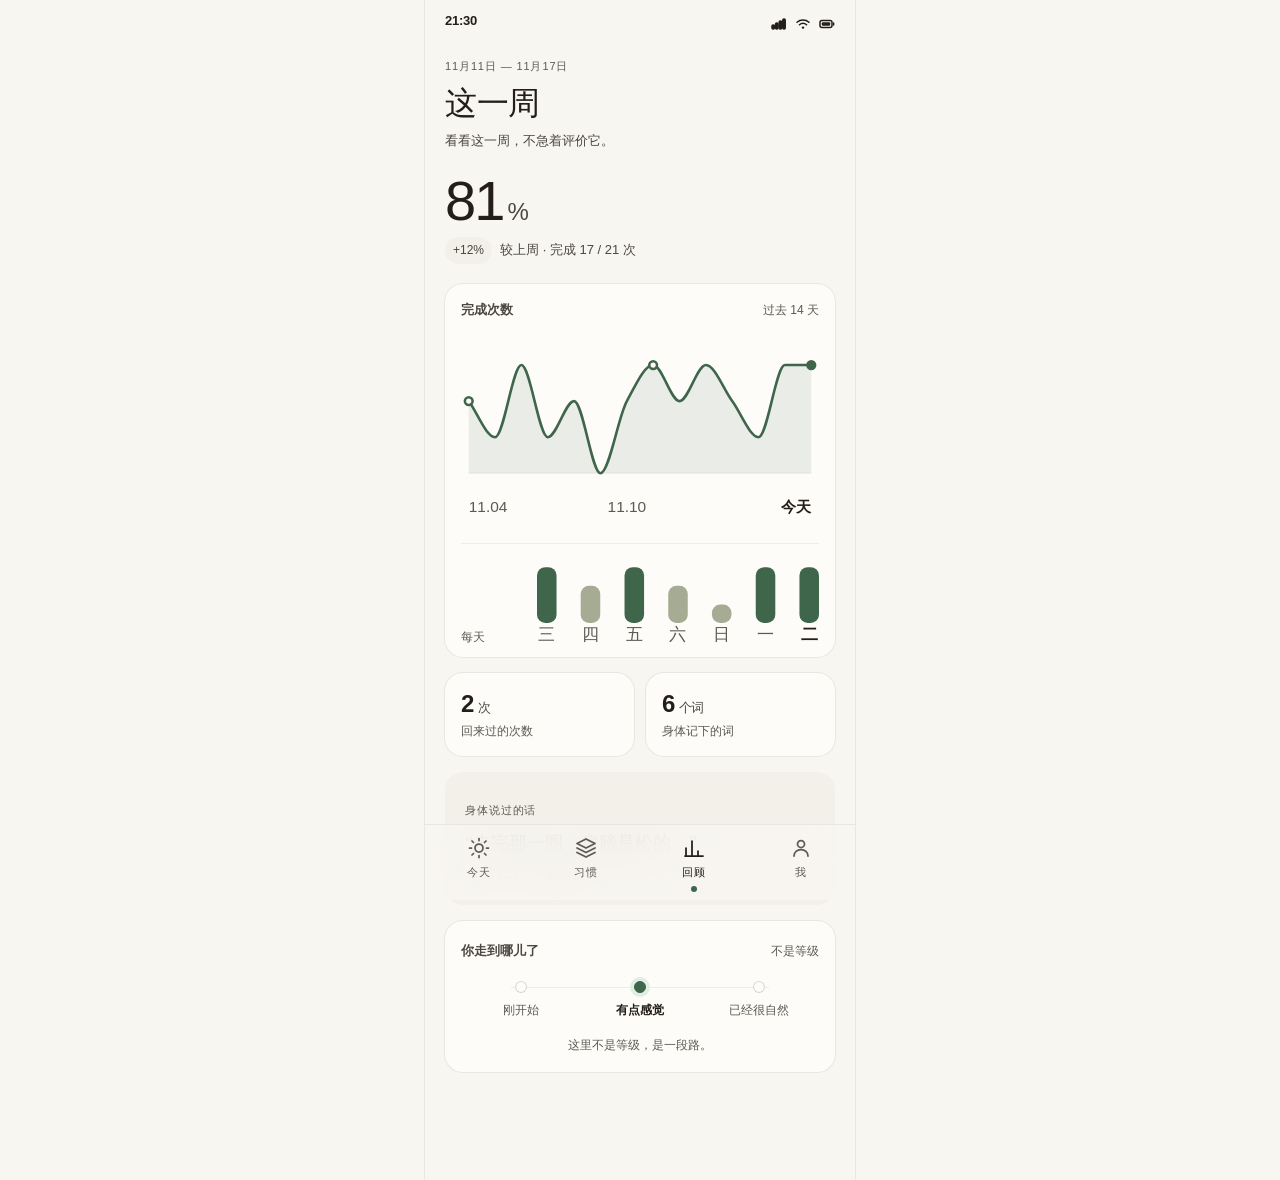
<file: references/design-critic/eval/case-01/screens/03-review.html>
<!doctype html>
<html lang="zh-CN">
<head>
<meta charset="utf-8">
<meta name="viewport" content="width=device-width, initial-scale=1">
<title>回顾 · 日迹</title>
<link rel="stylesheet" href="tokens.css">
<link rel="stylesheet" href="base.css">
</head>
<body>

<svg class="sprite" aria-hidden="true" focusable="false" xmlns="http://www.w3.org/2000/svg">
  <symbol id="i-sun" viewBox="0 0 24 24"><circle cx="12" cy="12" r="4"/><path d="M12 2.5v2M12 19.5v2M2.5 12h2M19.5 12h2M5 5l1.5 1.5M17.5 17.5L19 19M19 5l-1.5 1.5M6.5 17.5L5 19"/></symbol>
  <symbol id="i-layers" viewBox="0 0 24 24"><path d="M12 3l9 4.5-9 4.5-9-4.5L12 3z"/><path d="M3 12l9 4.5 9-4.5"/><path d="M3 16.5L12 21l9-4.5"/></symbol>
  <symbol id="i-chart" viewBox="0 0 24 24"><path d="M4 20v-8M10 20V5M16 20v-5M21 20H3"/></symbol>
  <symbol id="i-person" viewBox="0 0 24 24"><circle cx="12" cy="8" r="3.5"/><path d="M5 20c0-3.9 3.1-6.5 7-6.5s7 2.6 7 6.5"/></symbol>
</svg>

<main class="screen">

  <div class="statusbar" aria-hidden="true">
    <span class="statusbar__time">21:30</span>
    <span class="statusbar__icons">
      <svg class="statusbar__icon" viewBox="0 0 16 16"><rect x="1" y="9" width="2.4" height="4" rx="1"/><rect x="4.6" y="7" width="2.4" height="6" rx="1"/><rect x="8.2" y="5" width="2.4" height="8" rx="1"/><rect x="11.8" y="3" width="2.4" height="10" rx="1"/></svg>
      <svg class="statusbar__icon" viewBox="0 0 16 16"><path d="M2 6.2a9 9 0 0 1 12 0" fill="none"/><path d="M4.4 8.8a5.6 5.6 0 0 1 7.2 0" fill="none"/><circle cx="8" cy="11.6" r="1.2" stroke="none"/></svg>
      <svg class="statusbar__icon" viewBox="0 0 16 16"><rect x="1" y="4.5" width="12" height="7" rx="2" fill="none"/><rect x="2.8" y="6.3" width="8.4" height="3.4" rx="1" stroke="none"/><path d="M14.6 7v2" fill="none"/></svg>
    </span>
  </div>

  <header class="page-head review-head">
    <p class="eyebrow">11月11日 — 11月17日</p>
    <h1 class="page-title">这一周</h1>
    <p class="page-sub">看看这一周，不急着评价它。</p>
  </header>

  <section class="stat-hero" aria-label="本周完成率">
    <p class="stat-hero__value">81<span>%</span></p>
    <p class="stat-hero__caption">
      <span class="delta">+12%</span>
      <span>较上周 · 完成 17 / 21 次</span>
    </p>
  </section>

  <section class="chart-card" aria-labelledby="chart-title">
    <div class="chart-card__head">
      <span class="chart-card__title" id="chart-title">完成次数</span>
      <span class="chart-card__meta">过去 14 天</span>
    </div>

    <svg class="chart" viewBox="0 0 278 160" role="img" aria-label="过去十四天每天完成的习惯数：多数天一到三次，中间有一天为零，最近七天共有十七次完成">
      <line class="chart__grid" x1="6" y1="112" x2="272" y2="112"></line>
      <path class="chart__area" d="M6.0 56.0 C12.8 65.3 19.6 84.0 26.5 84.0 C33.3 84.0 40.1 28.0 46.9 28.0 C53.7 28.0 60.6 84.0 67.4 84.0 C74.2 84.0 81.0 56.0 87.8 56.0 C94.7 56.0 101.5 112.0 108.3 112.0 C115.1 112.0 121.9 68.4 128.8 56.0 C135.6 43.6 142.4 28.0 149.2 28.0 C156.1 28.0 162.9 56.0 169.7 56.0 C176.5 56.0 183.3 28.0 190.2 28.0 C197.0 28.0 203.8 46.7 210.6 56.0 C217.4 65.3 224.3 84.0 231.1 84.0 C237.9 84.0 244.7 28.0 251.5 28.0 C258.4 28.0 265.2 28.0 272.0 28.0 L272.0 112.0 L6.0 112.0 Z"></path>
      <path class="chart__line" d="M6.0 56.0 C12.8 65.3 19.6 84.0 26.5 84.0 C33.3 84.0 40.1 28.0 46.9 28.0 C53.7 28.0 60.6 84.0 67.4 84.0 C74.2 84.0 81.0 56.0 87.8 56.0 C94.7 56.0 101.5 112.0 108.3 112.0 C115.1 112.0 121.9 68.4 128.8 56.0 C135.6 43.6 142.4 28.0 149.2 28.0 C156.1 28.0 162.9 56.0 169.7 56.0 C176.5 56.0 183.3 28.0 190.2 28.0 C197.0 28.0 203.8 46.7 210.6 56.0 C217.4 65.3 224.3 84.0 231.1 84.0 C237.9 84.0 244.7 28.0 251.5 28.0 C258.4 28.0 265.2 28.0 272.0 28.0"></path>
      <circle class="chart__dot" cx="6" cy="56" r="3"></circle>
      <circle class="chart__dot" cx="149.2" cy="28" r="3"></circle>
      <circle class="chart__dot chart__dot--today" cx="272" cy="28" r="3"></circle>
      <text class="chart__label" x="6" y="142" text-anchor="start">11.04</text>
      <text class="chart__label" x="128.8" y="142" text-anchor="middle">11.10</text>
      <text class="chart__label chart__label--strong" x="272" y="142" text-anchor="end">今天</text>
    </svg>

    <div class="chart-foot">
      <span class="chart-foot__label">每天</span>
      <svg class="mini-bars" viewBox="0 0 202 64" aria-hidden="true">
        <rect class="chart__bar" x="0.0" y="8.0" width="14" height="40.0" rx="6"></rect>
        <rect class="chart__bar chart__bar--quiet" x="31.3" y="21.3" width="14" height="26.7" rx="6"></rect>
        <rect class="chart__bar" x="62.7" y="8.0" width="14" height="40.0" rx="6"></rect>
        <rect class="chart__bar chart__bar--quiet" x="94.0" y="21.3" width="14" height="26.7" rx="6"></rect>
        <rect class="chart__bar chart__bar--quiet" x="125.3" y="34.7" width="14" height="13.3" rx="6"></rect>
        <rect class="chart__bar" x="156.7" y="8.0" width="14" height="40.0" rx="6"></rect>
        <rect class="chart__bar" x="188.0" y="8.0" width="14" height="40.0" rx="6"></rect>
        <text class="chart__label" x="7" y="60" text-anchor="middle">三</text>
        <text class="chart__label" x="38.3" y="60" text-anchor="middle">四</text>
        <text class="chart__label" x="69.7" y="60" text-anchor="middle">五</text>
        <text class="chart__label" x="101" y="60" text-anchor="middle">六</text>
        <text class="chart__label" x="132.3" y="60" text-anchor="middle">日</text>
        <text class="chart__label" x="163.7" y="60" text-anchor="middle">一</text>
        <text class="chart__label chart__label--strong" x="195" y="60" text-anchor="middle">二</text>
      </svg>
    </div>
  </section>

  <section class="stat-row" aria-label="本周的两个小统计">
    <div class="stat-tile">
      <div class="stat-tile__value">2<small>次</small></div>
      <p class="stat-tile__label">回来过的次数</p>
    </div>
    <div class="stat-tile">
      <div class="stat-tile__value">6<small>个词</small></div>
      <p class="stat-tile__label">身体记下的词</p>
    </div>
  </section>

  <section class="quote-card" aria-label="身体高光">
    <p class="eyebrow">身体说过的话</p>
    <p class="quote-card__text">“走完那一圈，肩膀是松的。”</p>
    <p class="quote-card__meta">11 月 12 日 · 早起散步</p>
  </section>

  <section class="identity" aria-label="身份阶段">
    <div class="chart-card__head">
      <span class="chart-card__title">你走到哪儿了</span>
      <span class="chart-card__meta">不是等级</span>
    </div>
    <div class="identity__track">
      <div class="identity__step">
        <span class="identity__node"></span>
        <span class="identity__label">刚开始</span>
      </div>
      <div class="identity__step is-current" aria-current="step">
        <span class="identity__node"></span>
        <span class="identity__label">有点感觉</span>
      </div>
      <div class="identity__step">
        <span class="identity__node"></span>
        <span class="identity__label">已经很自然</span>
      </div>
    </div>
    <p class="identity__note">这里不是等级，是一段路。</p>
  </section>

</main>

<nav class="tabbar" aria-label="一级导航">
  <a class="tab" href="#"><svg class="icon" aria-hidden="true"><use href="#i-sun"/></svg><span>今天</span></a>
  <a class="tab" href="#"><svg class="icon" aria-hidden="true"><use href="#i-layers"/></svg><span>习惯</span></a>
  <a class="tab is-active" href="#" aria-current="page"><svg class="icon" aria-hidden="true"><use href="#i-chart"/></svg><span>回顾</span></a>
  <a class="tab" href="#"><svg class="icon" aria-hidden="true"><use href="#i-person"/></svg><span>我</span></a>
</nav>

</body>
</html>
</file>
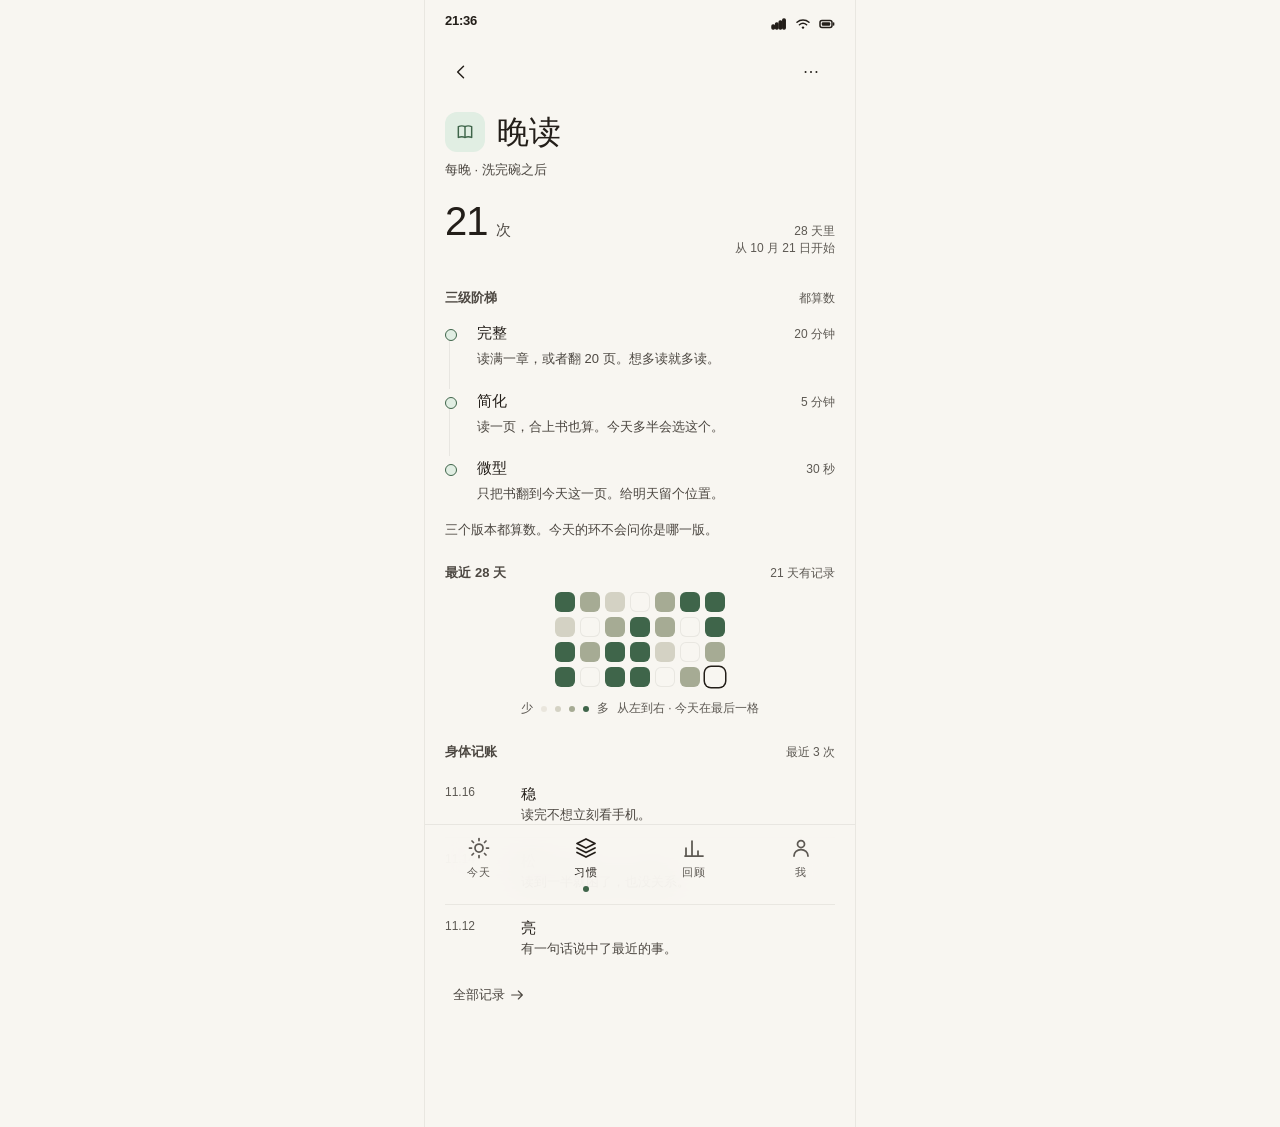
<file: references/design-critic/eval/case-01/screens/04-habit-detail.html>
<!doctype html>
<html lang="zh-CN">
<head>
<meta charset="utf-8">
<meta name="viewport" content="width=device-width, initial-scale=1">
<title>晚读 · 习惯详情</title>
<link rel="stylesheet" href="tokens.css">
<link rel="stylesheet" href="base.css">
</head>
<body>

<svg class="sprite" aria-hidden="true" focusable="false" xmlns="http://www.w3.org/2000/svg">
  <symbol id="i-book" viewBox="0 0 24 24"><path d="M4 5.5c3-1.2 5.4-1.2 8 0 2.6-1.2 5-1.2 8 0v13c-3-1.2-5.4-1.2-8 0-2.6-1.2-5-1.2-8 0v-13z"/><path d="M12 5.5v13"/></symbol>
  <symbol id="i-sun" viewBox="0 0 24 24"><circle cx="12" cy="12" r="4"/><path d="M12 2.5v2M12 19.5v2M2.5 12h2M19.5 12h2M5 5l1.5 1.5M17.5 17.5L19 19M19 5l-1.5 1.5M6.5 17.5L5 19"/></symbol>
  <symbol id="i-layers" viewBox="0 0 24 24"><path d="M12 3l9 4.5-9 4.5-9-4.5L12 3z"/><path d="M3 12l9 4.5 9-4.5"/><path d="M3 16.5L12 21l9-4.5"/></symbol>
  <symbol id="i-chart" viewBox="0 0 24 24"><path d="M4 20v-8M10 20V5M16 20v-5M21 20H3"/></symbol>
  <symbol id="i-person" viewBox="0 0 24 24"><circle cx="12" cy="8" r="3.5"/><path d="M5 20c0-3.9 3.1-6.5 7-6.5s7 2.6 7 6.5"/></symbol>
  <symbol id="i-chevron-left" viewBox="0 0 24 24"><path d="M15 5l-7 7 7 7"/></symbol>
  <symbol id="i-more" viewBox="0 0 24 24"><circle cx="5.5" cy="12" r="1.2" fill="currentColor" stroke="none"/><circle cx="12" cy="12" r="1.2" fill="currentColor" stroke="none"/><circle cx="18.5" cy="12" r="1.2" fill="currentColor" stroke="none"/></symbol>
  <symbol id="i-arrow" viewBox="0 0 24 24"><path d="M4 12h15M14 6l6 6-6 6"/></symbol>
</svg>

<main class="screen">

  <div class="statusbar" aria-hidden="true">
    <span class="statusbar__time">21:36</span>
    <span class="statusbar__icons">
      <svg class="statusbar__icon" viewBox="0 0 16 16"><rect x="1" y="9" width="2.4" height="4" rx="1"/><rect x="4.6" y="7" width="2.4" height="6" rx="1"/><rect x="8.2" y="5" width="2.4" height="8" rx="1"/><rect x="11.8" y="3" width="2.4" height="10" rx="1"/></svg>
      <svg class="statusbar__icon" viewBox="0 0 16 16"><path d="M2 6.2a9 9 0 0 1 12 0" fill="none"/><path d="M4.4 8.8a5.6 5.6 0 0 1 7.2 0" fill="none"/><circle cx="8" cy="11.6" r="1.2" stroke="none"/></svg>
      <svg class="statusbar__icon" viewBox="0 0 16 16"><rect x="1" y="4.5" width="12" height="7" rx="2" fill="none"/><rect x="2.8" y="6.3" width="8.4" height="3.4" rx="1" stroke="none"/><path d="M14.6 7v2" fill="none"/></svg>
    </span>
  </div>

  <div class="topbar">
    <button class="icon-btn" type="button" aria-label="返回">
      <svg class="icon icon--md" aria-hidden="true"><use href="#i-chevron-left"/></svg>
    </button>
    <button class="icon-btn" type="button" aria-label="更多">
      <svg class="icon icon--md" aria-hidden="true"><use href="#i-more"/></svg>
    </button>
  </div>

  <header class="detail-hero">
    <div class="detail-title-row">
      <span class="icon-badge"><svg class="icon icon--md"><use href="#i-book"/></svg></span>
      <h1 class="detail-title">晚读</h1>
    </div>
    <p class="detail-sub">每晚 · 洗完碗之后</p>
    <div class="detail-stat">
      <span class="detail-stat__value">21</span>
      <span class="detail-stat__unit">次</span>
      <span class="detail-stat__meta">28 天里<br>从 10 月 21 日开始</span>
    </div>
  </header>

  <div class="section-head">
    <span class="section-title">三级阶梯</span>
    <span class="section-meta">都算数</span>
  </div>

  <ol class="ladder">
    <li class="ladder__item">
      <span class="ladder__node" aria-hidden="true"></span>
      <div class="ladder__row">
        <h2 class="ladder__title">完整</h2>
        <span class="ladder__time">20 分钟</span>
      </div>
      <p class="ladder__desc">读满一章，或者翻 20 页。想多读就多读。</p>
    </li>
    <li class="ladder__item">
      <span class="ladder__node" aria-hidden="true"></span>
      <div class="ladder__row">
        <h2 class="ladder__title">简化</h2>
        <span class="ladder__time">5 分钟</span>
      </div>
      <p class="ladder__desc">读一页，合上书也算。今天多半会选这个。</p>
    </li>
    <li class="ladder__item">
      <span class="ladder__node" aria-hidden="true"></span>
      <div class="ladder__row">
        <h2 class="ladder__title">微型</h2>
        <span class="ladder__time">30 秒</span>
      </div>
      <p class="ladder__desc">只把书翻到今天这一页。给明天留个位置。</p>
    </li>
  </ol>
  <p class="ladder__note">三个版本都算数。今天的环不会问你是哪一版。</p>

  <div class="section-head">
    <span class="section-title">最近 28 天</span>
    <span class="section-meta">21 天有记录</span>
  </div>

  <section class="heatmap" aria-label="最近二十八天的记录强度，二十一天有记录">
    <div class="heatmap__grid">
      <span class="heat-cell heat-cell--3"></span>
      <span class="heat-cell heat-cell--2"></span>
      <span class="heat-cell heat-cell--1"></span>
      <span class="heat-cell heat-cell--0"></span>
      <span class="heat-cell heat-cell--2"></span>
      <span class="heat-cell heat-cell--3"></span>
      <span class="heat-cell heat-cell--3"></span>

      <span class="heat-cell heat-cell--1"></span>
      <span class="heat-cell heat-cell--0"></span>
      <span class="heat-cell heat-cell--2"></span>
      <span class="heat-cell heat-cell--3"></span>
      <span class="heat-cell heat-cell--2"></span>
      <span class="heat-cell heat-cell--0"></span>
      <span class="heat-cell heat-cell--3"></span>

      <span class="heat-cell heat-cell--3"></span>
      <span class="heat-cell heat-cell--2"></span>
      <span class="heat-cell heat-cell--3"></span>
      <span class="heat-cell heat-cell--3"></span>
      <span class="heat-cell heat-cell--1"></span>
      <span class="heat-cell heat-cell--0"></span>
      <span class="heat-cell heat-cell--2"></span>

      <span class="heat-cell heat-cell--3"></span>
      <span class="heat-cell heat-cell--0"></span>
      <span class="heat-cell heat-cell--3"></span>
      <span class="heat-cell heat-cell--3"></span>
      <span class="heat-cell heat-cell--0"></span>
      <span class="heat-cell heat-cell--2"></span>
      <span class="heat-cell heat-cell--0 is-today"></span>
    </div>
    <div class="heat-legend">
      <span>少</span>
      <span class="heat-legend__swatch heat-legend__swatch--0"></span>
      <span class="heat-legend__swatch heat-legend__swatch--1"></span>
      <span class="heat-legend__swatch heat-legend__swatch--2"></span>
      <span class="heat-legend__swatch heat-legend__swatch--3"></span>
      <span>多</span>
      <span class="section-meta">从左到右 · 今天在最后一格</span>
    </div>
  </section>

  <div class="section-head">
    <span class="section-title">身体记账</span>
    <span class="section-meta">最近 3 次</span>
  </div>

  <section class="log" aria-label="体感记录">
    <div class="log__item">
      <span class="log__date">11.16</span>
      <div>
        <div class="log__word">稳</div>
        <p class="log__text">读完不想立刻看手机。</p>
      </div>
    </div>
    <div class="log__item">
      <span class="log__date">11.14</span>
      <div>
        <div class="log__word">松</div>
        <p class="log__text">读到一半就困了，也没关系。</p>
      </div>
    </div>
    <div class="log__item">
      <span class="log__date">11.12</span>
      <div>
        <div class="log__word">亮</div>
        <p class="log__text">有一句话说中了最近的事。</p>
      </div>
    </div>
  </section>

  <button class="btn-ghost" type="button">
    全部记录
    <svg class="icon icon--sm" aria-hidden="true"><use href="#i-arrow"/></svg>
  </button>

</main>

<nav class="tabbar" aria-label="一级导航">
  <a class="tab" href="#"><svg class="icon" aria-hidden="true"><use href="#i-sun"/></svg><span>今天</span></a>
  <a class="tab is-active" href="#" aria-current="page"><svg class="icon" aria-hidden="true"><use href="#i-layers"/></svg><span>习惯</span></a>
  <a class="tab" href="#"><svg class="icon" aria-hidden="true"><use href="#i-chart"/></svg><span>回顾</span></a>
  <a class="tab" href="#"><svg class="icon" aria-hidden="true"><use href="#i-person"/></svg><span>我</span></a>
</nav>

</body>
</html>
</file>
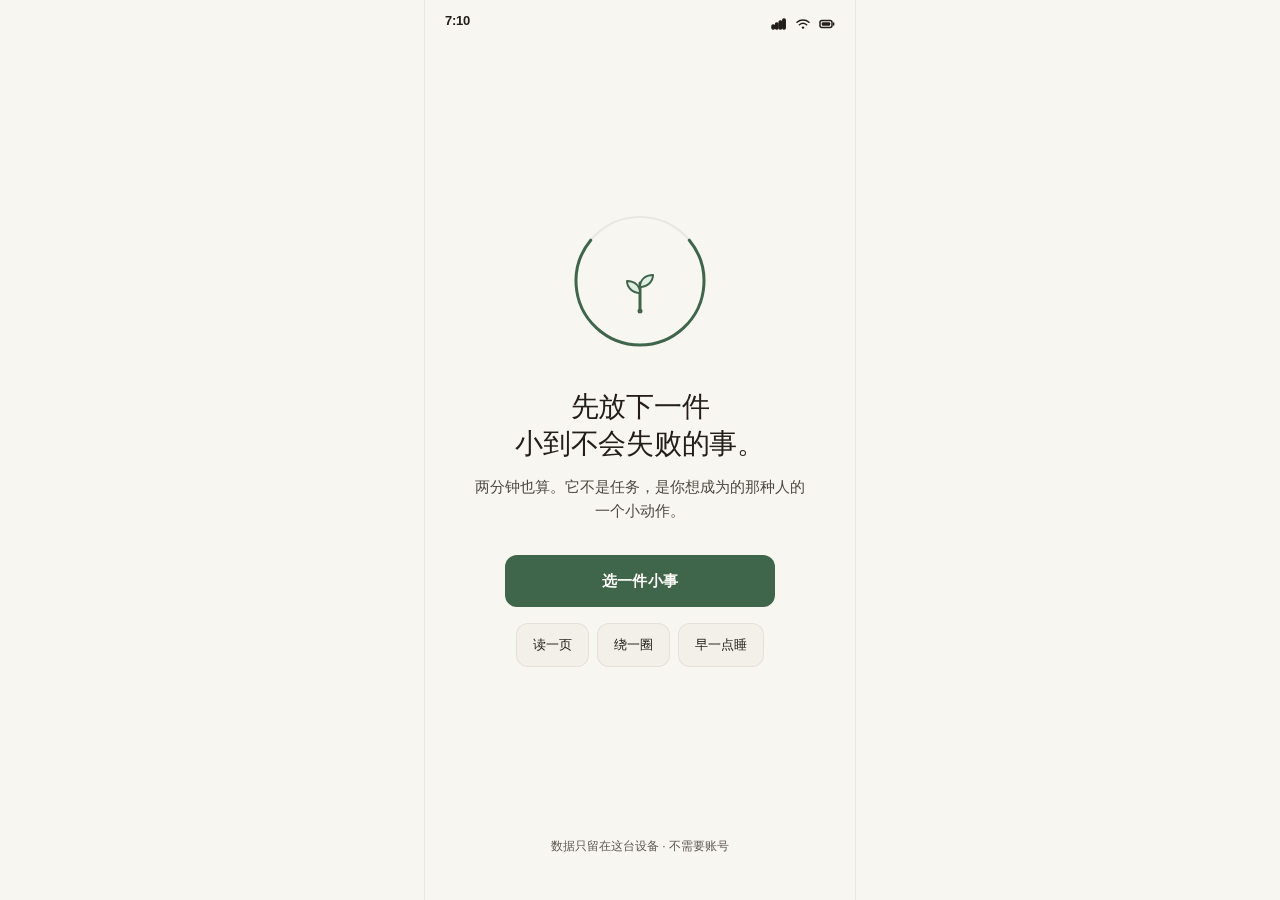
<file: references/design-critic/eval/case-01/screens/05-empty.html>
<!doctype html>
<html lang="zh-CN">
<head>
<meta charset="utf-8">
<meta name="viewport" content="width=device-width, initial-scale=1">
<title>第一次打开 · 日迹</title>
<link rel="stylesheet" href="tokens.css">
<link rel="stylesheet" href="base.css">
</head>
<body>

<main class="empty">

  <div class="statusbar" aria-hidden="true">
    <span class="statusbar__time">7:10</span>
    <span class="statusbar__icons">
      <svg class="statusbar__icon" viewBox="0 0 16 16"><rect x="1" y="9" width="2.4" height="4" rx="1"/><rect x="4.6" y="7" width="2.4" height="6" rx="1"/><rect x="8.2" y="5" width="2.4" height="8" rx="1"/><rect x="11.8" y="3" width="2.4" height="10" rx="1"/></svg>
      <svg class="statusbar__icon" viewBox="0 0 16 16"><path d="M2 6.2a9 9 0 0 1 12 0" fill="none"/><path d="M4.4 8.8a5.6 5.6 0 0 1 7.2 0" fill="none"/><circle cx="8" cy="11.6" r="1.2" stroke="none"/></svg>
      <svg class="statusbar__icon" viewBox="0 0 16 16"><rect x="1" y="4.5" width="12" height="7" rx="2" fill="none"/><rect x="2.8" y="6.3" width="8.4" height="3.4" rx="1" stroke="none"/><path d="M14.6 7v2" fill="none"/></svg>
    </span>
  </div>

  <div class="empty__body">
    <svg class="empty__art" viewBox="0 0 168 168" role="img" aria-label="一枚尚未闭合的圆环，中间长出一株小芽">
      <circle class="seed__track" cx="84" cy="84" r="64"></circle>
      <path class="seed__arc" d="M133.3 43.2 A64 64 0 1 1 34.7 43.2"></path>
      <path class="seed__stem" d="M84 112V86"></path>
      <path class="seed__leaf" d="M84 96C76 96 71 90 71 84C79 84 84 89 84 96Z"></path>
      <path class="seed__leaf" d="M84 90C92 90 97 84 97 78C89 78 84 83 84 90Z"></path>
      <circle class="seed__dot" cx="84" cy="114" r="2.5"></circle>
    </svg>

    <h1 class="empty__title">先放下一件<br>小到不会失败的事。</h1>
    <p class="empty__text">两分钟也算。它不是任务，是你想成为的那种人的一个小动作。</p>

    <button class="btn-primary empty__action" type="button">选一件小事</button>

    <div class="empty__templates" role="group" aria-label="从一件小事开始">
      <button class="template-chip" type="button">读一页</button>
      <button class="template-chip" type="button">绕一圈</button>
      <button class="template-chip" type="button">早一点睡</button>
    </div>
  </div>

  <p class="empty__foot">数据只留在这台设备 · 不需要账号</p>

</main>

</body>
</html>
</file>
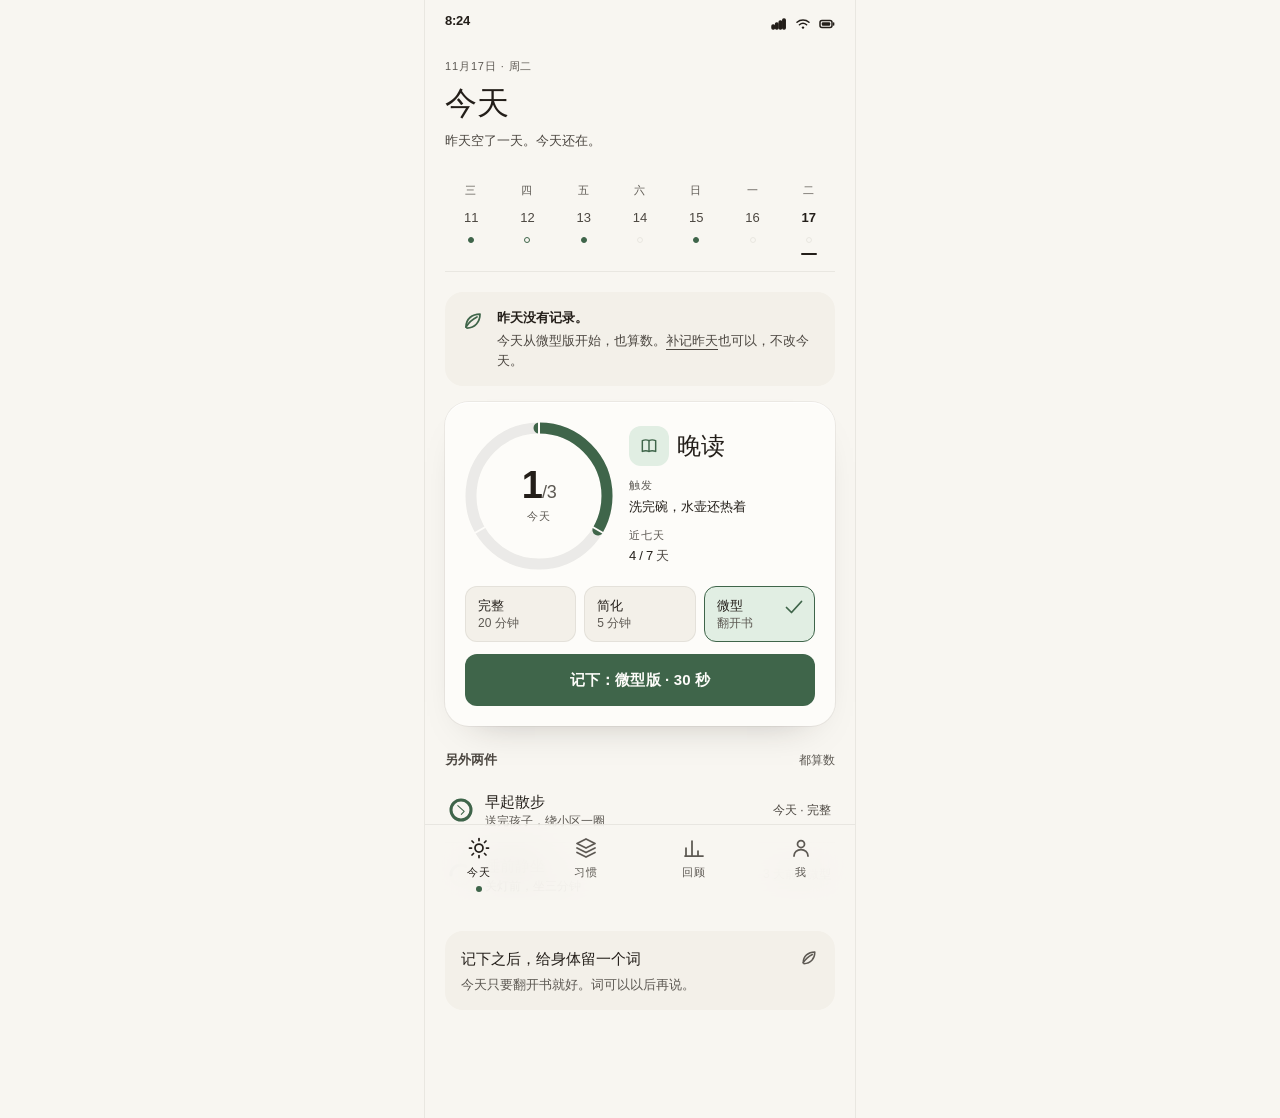
<file: references/design-critic/eval/case-01/screens/06-today-return.html>
<!doctype html>
<html lang="zh-CN">
<head>
<meta charset="utf-8">
<meta name="viewport" content="width=device-width, initial-scale=1">
<title>今天 · 回来</title>
<link rel="stylesheet" href="tokens.css">
<link rel="stylesheet" href="base.css">
</head>
<body>

<svg class="sprite" aria-hidden="true" focusable="false" xmlns="http://www.w3.org/2000/svg">
  <symbol id="i-book" viewBox="0 0 24 24"><path d="M4 5.5c3-1.2 5.4-1.2 8 0 2.6-1.2 5-1.2 8 0v13c-3-1.2-5.4-1.2-8 0-2.6-1.2-5-1.2-8 0v-13z"/><path d="M12 5.5v13"/></symbol>
  <symbol id="i-leaf" viewBox="0 0 24 24"><path d="M5 19c0-8 6-13 14-13 0 8-5 14-13 14"/><path d="M5 19c3-5 7-8 11-10"/></symbol>
  <symbol id="i-sun" viewBox="0 0 24 24"><circle cx="12" cy="12" r="4"/><path d="M12 2.5v2M12 19.5v2M2.5 12h2M19.5 12h2M5 5l1.5 1.5M17.5 17.5L19 19M19 5l-1.5 1.5M6.5 17.5L5 19"/></symbol>
  <symbol id="i-layers" viewBox="0 0 24 24"><path d="M12 3l9 4.5-9 4.5-9-4.5L12 3z"/><path d="M3 12l9 4.5 9-4.5"/><path d="M3 16.5L12 21l9-4.5"/></symbol>
  <symbol id="i-chart" viewBox="0 0 24 24"><path d="M4 20v-8M10 20V5M16 20v-5M21 20H3"/></symbol>
  <symbol id="i-person" viewBox="0 0 24 24"><circle cx="12" cy="8" r="3.5"/><path d="M5 20c0-3.9 3.1-6.5 7-6.5s7 2.6 7 6.5"/></symbol>
  <symbol id="i-check" viewBox="0 0 24 24"><path d="M4.5 12.5l5 5 10-11"/></symbol>
  <symbol id="i-undo" viewBox="0 0 24 24"><path d="M9 14L4 9l5-5"/><path d="M4 9h9a6 6 0 1 1 0 12h-3"/></symbol>
</svg>

<main class="screen">

  <div class="statusbar" aria-hidden="true">
    <span class="statusbar__time">8:24</span>
    <span class="statusbar__icons">
      <svg class="statusbar__icon" viewBox="0 0 16 16"><rect x="1" y="9" width="2.4" height="4" rx="1"/><rect x="4.6" y="7" width="2.4" height="6" rx="1"/><rect x="8.2" y="5" width="2.4" height="8" rx="1"/><rect x="11.8" y="3" width="2.4" height="10" rx="1"/></svg>
      <svg class="statusbar__icon" viewBox="0 0 16 16"><path d="M2 6.2a9 9 0 0 1 12 0" fill="none"/><path d="M4.4 8.8a5.6 5.6 0 0 1 7.2 0" fill="none"/><circle cx="8" cy="11.6" r="1.2" stroke="none"/></svg>
      <svg class="statusbar__icon" viewBox="0 0 16 16"><rect x="1" y="4.5" width="12" height="7" rx="2" fill="none"/><rect x="2.8" y="6.3" width="8.4" height="3.4" rx="1" stroke="none"/><path d="M14.6 7v2" fill="none"/></svg>
    </span>
  </div>

  <header class="page-head">
    <p class="eyebrow">11月17日 · 周二</p>
    <h1 class="page-title">今天</h1>
    <p class="page-sub">昨天空了一天。今天还在。</p>
  </header>

  <section class="weekstrip" aria-label="最近七天记录">
    <div class="weekday"><span class="weekday__label">三</span><span class="weekday__date">11</span><span class="weekdot is-done"></span></div>
    <div class="weekday"><span class="weekday__label">四</span><span class="weekday__date">12</span><span class="weekdot is-micro"></span></div>
    <div class="weekday"><span class="weekday__label">五</span><span class="weekday__date">13</span><span class="weekdot is-done"></span></div>
    <div class="weekday"><span class="weekday__label">六</span><span class="weekday__date">14</span><span class="weekdot is-miss"></span></div>
    <div class="weekday"><span class="weekday__label">日</span><span class="weekday__date">15</span><span class="weekdot is-done"></span></div>
    <div class="weekday"><span class="weekday__label">一</span><span class="weekday__date">16</span><span class="weekdot is-miss"></span></div>
    <div class="weekday is-today"><span class="weekday__label">二</span><span class="weekday__date">17</span><span class="weekdot is-miss"></span></div>
  </section>

  <div class="banner" role="note">
    <svg class="icon banner__icon" aria-hidden="true"><use href="#i-leaf"/></svg>
    <div class="banner__body">
      <p class="banner__title">昨天没有记录。</p>
      <p class="banner__text">今天从微型版开始，也算数。<a class="link-quiet" href="#">补记昨天</a>也可以，不改今天。</p>
    </div>
  </div>

  <section class="hero-card" aria-labelledby="hero-name">

    <div class="hero-main">
      <div class="arc">
        <svg viewBox="0 0 148 148" role="img" aria-label="今天完成 1 件，共 3 件">
          <circle class="arc__track" cx="74" cy="74" r="68" pathLength="100"></circle>
          <circle class="arc__fill" cx="74" cy="74" r="68" pathLength="100" stroke-dasharray="33.33 100" transform="rotate(-90 74 74)"></circle>
          <line class="arc__tick" x1="74" y1="14" x2="74" y2="0"></line>
          <line class="arc__tick" x1="126" y1="104" x2="138.1" y2="111"></line>
          <line class="arc__tick" x1="22" y1="104" x2="9.9" y2="111"></line>
        </svg>
        <div class="arc__center" aria-hidden="true">
          <span class="arc__num">1<small>/3</small></span>
          <span class="arc__caption">今天</span>
        </div>
      </div>

      <div class="hero-info">
        <div class="habit-id">
          <span class="icon-badge"><svg class="icon icon--md"><use href="#i-book"/></svg></span>
          <h2 class="hero-name" id="hero-name">晚读</h2>
        </div>
        <div class="meta-block">
          <span class="meta-label">触发</span>
          <p class="meta-text">洗完碗，水壶还热着</p>
        </div>
        <div class="meta-block">
          <span class="meta-label">近七天</span>
          <p class="meta-text meta-value">4 / 7 <span class="meta-text--muted">天</span></p>
        </div>
      </div>
    </div>

    <div class="versions" role="radiogroup" aria-label="选择今天的版本">
      <button class="version" type="button" role="radio" aria-checked="false">
        <svg class="icon version__check" aria-hidden="true"><use href="#i-check"/></svg>
        <span class="version__label">完整</span>
        <span class="version__sub">20 分钟</span>
      </button>
      <button class="version" type="button" role="radio" aria-checked="false">
        <svg class="icon version__check" aria-hidden="true"><use href="#i-check"/></svg>
        <span class="version__label">简化</span>
        <span class="version__sub">5 分钟</span>
      </button>
      <button class="version is-selected" type="button" role="radio" aria-checked="true">
        <svg class="icon version__check" aria-hidden="true"><use href="#i-check"/></svg>
        <span class="version__label">微型</span>
        <span class="version__sub">翻开书</span>
      </button>
    </div>

    <button class="btn-primary" type="button">记下：微型版 · 30 秒</button>
  </section>

  <div class="section-head">
    <span class="section-title">另外两件</span>
    <span class="section-meta">都算数</span>
  </div>

  <section class="habit-list" aria-label="其他习惯">
    <button class="habit-row" type="button">
      <span class="mini-arc" aria-hidden="true">
        <svg viewBox="0 0 24 24">
          <circle class="mini-arc__track" cx="12" cy="12" r="10" pathLength="100"></circle>
          <circle class="mini-arc__fill" cx="12" cy="12" r="10" pathLength="100" stroke-dasharray="100 100" transform="rotate(-90 12 12)"></circle>
        </svg>
        <span class="mini-arc__check"><svg class="icon"><use href="#i-check"/></svg></span>
      </span>
      <span class="habit-row__body">
        <span class="habit-row__name">早起散步</span>
        <span class="habit-row__anchor">送完孩子，绕小区一圈</span>
      </span>
      <span class="habit-row__state">今天 · 完整</span>
    </button>

    <button class="habit-row" type="button">
      <span class="mini-arc mini-arc--3" aria-hidden="true">
        <svg viewBox="0 0 24 24">
          <circle class="mini-arc__track" cx="12" cy="12" r="10" pathLength="100"></circle>
          <circle class="mini-arc__fill" cx="12" cy="12" r="10" pathLength="100" stroke-dasharray="33.33 100" transform="rotate(-90 12 12)"></circle>
        </svg>
      </span>
      <span class="habit-row__body">
        <span class="habit-row__name">睡前静坐</span>
        <span class="habit-row__anchor">关灯前，坐三分钟</span>
      </span>
      <span class="habit-row__state">3 天前 · 微型</span>
    </button>
  </section>

  <section class="sensation is-locked" aria-label="体感记录：记下后可用">
    <div class="sensation__head">
      <div>
        <h3 class="sensation__title">记下之后，给身体留一个词</h3>
        <p class="sensation__hint">今天只要翻开书就好。词可以以后再说。</p>
      </div>
      <svg class="icon icon--md icon--muted" aria-hidden="true"><use href="#i-leaf"/></svg>
    </div>
  </section>

</main>

<nav class="tabbar" aria-label="一级导航">
  <a class="tab is-active" href="#" aria-current="page"><svg class="icon" aria-hidden="true"><use href="#i-sun"/></svg><span>今天</span></a>
  <a class="tab" href="#"><svg class="icon" aria-hidden="true"><use href="#i-layers"/></svg><span>习惯</span></a>
  <a class="tab" href="#"><svg class="icon" aria-hidden="true"><use href="#i-chart"/></svg><span>回顾</span></a>
  <a class="tab" href="#"><svg class="icon" aria-hidden="true"><use href="#i-person"/></svg><span>我</span></a>
</nav>

</body>
</html>
</file>
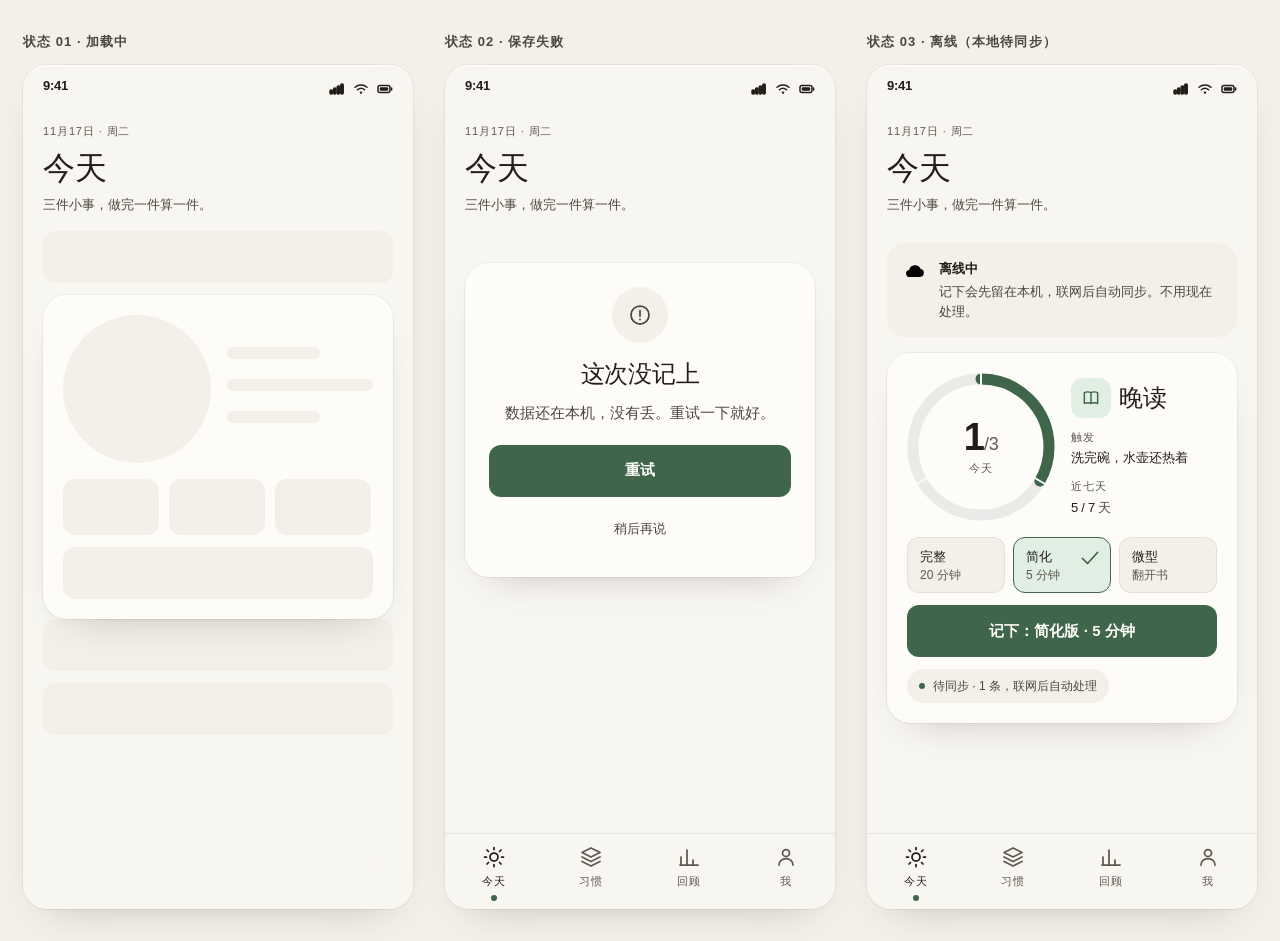
<file: references/design-critic/eval/case-01/screens/07-states.html>
<!doctype html>
<html lang="zh-CN">
<head>
<meta charset="utf-8">
<meta name="viewport" content="width=device-width, initial-scale=1">
<title>状态 · 加载 / 保存失败 / 离线</title>
<link rel="stylesheet" href="tokens.css">
<link rel="stylesheet" href="base.css">
<link rel="stylesheet" href="states.css">
</head>
<body>

<svg class="sprite" aria-hidden="true" focusable="false" xmlns="http://www.w3.org/2000/svg">
  <symbol id="i-book" viewBox="0 0 24 24">
    <path d="M4 5.5c3-1.2 5.4-1.2 8 0 2.6-1.2 5-1.2 8 0v13c-3-1.2-5.4-1.2-8 0-2.6-1.2-5-1.2-8 0v-13z"/>
    <path d="M12 5.5v13"/>
  </symbol>
  <symbol id="i-sun" viewBox="0 0 24 24">
    <circle cx="12" cy="12" r="4"/>
    <path d="M12 2.5v2M12 19.5v2M2.5 12h2M19.5 12h2M5 5l1.5 1.5M17.5 17.5L19 19M19 5l-1.5 1.5M6.5 17.5L5 19"/>
  </symbol>
  <symbol id="i-layers" viewBox="0 0 24 24">
    <path d="M12 3l9 4.5-9 4.5-9-4.5L12 3z"/>
    <path d="M3 12l9 4.5 9-4.5"/>
    <path d="M3 16.5L12 21l9-4.5"/>
  </symbol>
  <symbol id="i-chart" viewBox="0 0 24 24">
    <path d="M4 20v-8M10 20V5M16 20v-5M21 20H3"/>
  </symbol>
  <symbol id="i-person" viewBox="0 0 24 24">
    <circle cx="12" cy="8" r="3.5"/>
    <path d="M5 20c0-3.9 3.1-6.5 7-6.5s7 2.6 7 6.5"/>
  </symbol>
  <symbol id="i-check" viewBox="0 0 24 24">
    <path d="M4.5 12.5l5 5 10-11"/>
  </symbol>
  <symbol id="i-cloud" viewBox="0 0 24 24">
    <path d="M7 18h10a4 4 0 0 0 .7-7.9A6 6 0 0 0 6.2 11 3.5 3.5 0 0 0 7 18z"/>
  </symbol>
  <symbol id="i-alert" viewBox="0 0 24 24">
    <circle cx="12" cy="12" r="9"/>
    <path d="M12 7.5v5.5"/>
    <circle cx="12" cy="16.5" r="1" fill="currentColor" stroke="none"/>
  </symbol>
</svg>

<main class="state-sheet">

  <!-- 状态 01 · 加载中 -->
  <section class="state-col" aria-label="加载中">
    <p class="state-col__label">状态 01 · 加载中</p>
    <div class="screen" aria-busy="true">

      <div class="statusbar" aria-hidden="true">
        <span class="statusbar__time">9:41</span>
        <span class="statusbar__icons">
          <svg class="statusbar__icon" viewBox="0 0 16 16"><rect x="1" y="9" width="2.4" height="4" rx="1"/><rect x="4.6" y="7" width="2.4" height="6" rx="1"/><rect x="8.2" y="5" width="2.4" height="8" rx="1"/><rect x="11.8" y="3" width="2.4" height="10" rx="1"/></svg>
          <svg class="statusbar__icon" viewBox="0 0 16 16"><path d="M2 6.2a9 9 0 0 1 12 0" fill="none"/><path d="M4.4 8.8a5.6 5.6 0 0 1 7.2 0" fill="none"/><circle cx="8" cy="11.6" r="1.2" stroke="none"/></svg>
          <svg class="statusbar__icon" viewBox="0 0 16 16"><rect x="1" y="4.5" width="12" height="7" rx="2" fill="none"/><rect x="2.8" y="6.3" width="8.4" height="3.4" rx="1" stroke="none"/><path d="M14.6 7v2" fill="none"/></svg>
        </span>
      </div>

      <header class="page-head">
        <p class="eyebrow">11月17日 · 周二</p>
        <h1 class="page-title">今天</h1>
        <p class="page-sub">三件小事，做完一件算一件。</p>
      </header>

      <div class="skeleton skeleton--row" aria-hidden="true"></div>

      <section class="hero-card" aria-hidden="true">
        <div class="hero-main">
          <span class="skeleton skeleton--circle"></span>
          <div class="hero-info">
            <div class="skeleton skeleton--line skeleton--line-short"></div>
            <div class="skeleton skeleton--line"></div>
            <div class="skeleton skeleton--line skeleton--line-short"></div>
          </div>
        </div>
        <div class="versions">
          <span class="skeleton skeleton--chip"></span>
          <span class="skeleton skeleton--chip"></span>
          <span class="skeleton skeleton--chip"></span>
        </div>
        <div class="skeleton skeleton--button"></div>
      </section>

      <div class="skeleton skeleton--row" aria-hidden="true"></div>
      <div class="skeleton skeleton--row" aria-hidden="true"></div>

      <nav class="tabbar" aria-label="一级导航">
        <a class="tab is-active" href="#" aria-current="page">
          <svg class="icon" aria-hidden="true"><use href="#i-sun"/></svg>
          <span>今天</span>
        </a>
        <a class="tab" href="#"><svg class="icon" aria-hidden="true"><use href="#i-layers"/></svg><span>习惯</span></a>
        <a class="tab" href="#"><svg class="icon" aria-hidden="true"><use href="#i-chart"/></svg><span>回顾</span></a>
        <a class="tab" href="#"><svg class="icon" aria-hidden="true"><use href="#i-person"/></svg><span>我</span></a>
      </nav>

    </div>
  </section>

  <!-- 状态 02 · 保存失败 -->
  <section class="state-col" aria-label="保存失败">
    <p class="state-col__label">状态 02 · 保存失败</p>
    <div class="screen">

      <div class="statusbar" aria-hidden="true">
        <span class="statusbar__time">9:41</span>
        <span class="statusbar__icons">
          <svg class="statusbar__icon" viewBox="0 0 16 16"><rect x="1" y="9" width="2.4" height="4" rx="1"/><rect x="4.6" y="7" width="2.4" height="6" rx="1"/><rect x="8.2" y="5" width="2.4" height="8" rx="1"/><rect x="11.8" y="3" width="2.4" height="10" rx="1"/></svg>
          <svg class="statusbar__icon" viewBox="0 0 16 16"><path d="M2 6.2a9 9 0 0 1 12 0" fill="none"/><path d="M4.4 8.8a5.6 5.6 0 0 1 7.2 0" fill="none"/><circle cx="8" cy="11.6" r="1.2" stroke="none"/></svg>
          <svg class="statusbar__icon" viewBox="0 0 16 16"><rect x="1" y="4.5" width="12" height="7" rx="2" fill="none"/><rect x="2.8" y="6.3" width="8.4" height="3.4" rx="1" stroke="none"/><path d="M14.6 7v2" fill="none"/></svg>
        </span>
      </div>

      <header class="page-head">
        <p class="eyebrow">11月17日 · 周二</p>
        <h1 class="page-title">今天</h1>
        <p class="page-sub">三件小事，做完一件算一件。</p>
      </header>

      <div class="state-card">
        <div class="state-card__icon" aria-hidden="true">
          <svg class="icon"><use href="#i-alert"/></svg>
        </div>
        <h2 class="state-card__title">这次没记上</h2>
        <p class="state-card__text">数据还在本机，没有丢。重试一下就好。</p>
        <button class="btn-primary" type="button">重试</button>
        <button class="btn-ghost" type="button">稍后再说</button>
      </div>

      <nav class="tabbar" aria-label="一级导航">
        <a class="tab is-active" href="#" aria-current="page">
          <svg class="icon" aria-hidden="true"><use href="#i-sun"/></svg>
          <span>今天</span>
        </a>
        <a class="tab" href="#"><svg class="icon" aria-hidden="true"><use href="#i-layers"/></svg><span>习惯</span></a>
        <a class="tab" href="#"><svg class="icon" aria-hidden="true"><use href="#i-chart"/></svg><span>回顾</span></a>
        <a class="tab" href="#"><svg class="icon" aria-hidden="true"><use href="#i-person"/></svg><span>我</span></a>
      </nav>

    </div>
  </section>

  <!-- 状态 03 · 离线 -->
  <section class="state-col" aria-label="离线">
    <p class="state-col__label">状态 03 · 离线（本地待同步）</p>
    <div class="screen">

      <div class="statusbar" aria-hidden="true">
        <span class="statusbar__time">9:41</span>
        <span class="statusbar__icons">
          <svg class="statusbar__icon" viewBox="0 0 16 16"><rect x="1" y="9" width="2.4" height="4" rx="1"/><rect x="4.6" y="7" width="2.4" height="6" rx="1"/><rect x="8.2" y="5" width="2.4" height="8" rx="1"/><rect x="11.8" y="3" width="2.4" height="10" rx="1"/></svg>
          <svg class="statusbar__icon" viewBox="0 0 16 16"><path d="M2 6.2a9 9 0 0 1 12 0" fill="none"/><path d="M4.4 8.8a5.6 5.6 0 0 1 7.2 0" fill="none"/><circle cx="8" cy="11.6" r="1.2" stroke="none"/></svg>
          <svg class="statusbar__icon" viewBox="0 0 16 16"><rect x="1" y="4.5" width="12" height="7" rx="2" fill="none"/><rect x="2.8" y="6.3" width="8.4" height="3.4" rx="1" stroke="none"/><path d="M14.6 7v2" fill="none"/></svg>
        </span>
      </div>

      <header class="page-head">
        <p class="eyebrow">11月17日 · 周二</p>
        <h1 class="page-title">今天</h1>
        <p class="page-sub">三件小事，做完一件算一件。</p>
      </header>

      <div class="offline-banner" role="status">
        <svg class="offline-banner__icon" aria-hidden="true"><use href="#i-cloud"/></svg>
        <div class="offline-banner__body">
          <p class="offline-banner__title">离线中</p>
          <p class="offline-banner__text">记下会先留在本机，联网后自动同步。不用现在处理。</p>
        </div>
      </div>

      <section class="hero-card" aria-labelledby="offline-hero-name">
        <div class="hero-main">
          <div class="arc">
            <svg viewBox="0 0 148 148" role="img" aria-label="今天完成 1 件，共 3 件">
              <circle class="arc__track" cx="74" cy="74" r="68" pathLength="100"></circle>
              <circle class="arc__fill" cx="74" cy="74" r="68" pathLength="100" stroke-dasharray="33.33 100" transform="rotate(-90 74 74)"></circle>
              <line class="arc__tick" x1="74" y1="14" x2="74" y2="0"></line>
              <line class="arc__tick" x1="126" y1="104" x2="138.1" y2="111"></line>
              <line class="arc__tick" x1="22" y1="104" x2="9.9" y2="111"></line>
            </svg>
            <div class="arc__center" aria-hidden="true">
              <span class="arc__num">1<small>/3</small></span>
              <span class="arc__caption">今天</span>
            </div>
          </div>

          <div class="hero-info">
            <div class="habit-id">
              <span class="icon-badge"><svg class="icon icon--md"><use href="#i-book"/></svg></span>
              <h2 class="hero-name" id="offline-hero-name">晚读</h2>
            </div>
            <div class="meta-block">
              <span class="meta-label">触发</span>
              <p class="meta-text">洗完碗，水壶还热着</p>
            </div>
            <div class="meta-block">
              <span class="meta-label">近七天</span>
              <p class="meta-text meta-value">5 / 7 <span class="meta-text--muted">天</span></p>
            </div>
          </div>
        </div>

        <div class="versions" role="radiogroup" aria-label="选择今天的版本">
          <button class="version" type="button" role="radio" aria-checked="false">
            <svg class="icon version__check" aria-hidden="true"><use href="#i-check"/></svg>
            <span class="version__label">完整</span><span class="version__sub">20 分钟</span>
          </button>
          <button class="version is-selected" type="button" role="radio" aria-checked="true">
            <svg class="icon version__check" aria-hidden="true"><use href="#i-check"/></svg>
            <span class="version__label">简化</span><span class="version__sub">5 分钟</span>
          </button>
          <button class="version" type="button" role="radio" aria-checked="false">
            <svg class="icon version__check" aria-hidden="true"><use href="#i-check"/></svg>
            <span class="version__label">微型</span><span class="version__sub">翻开书</span>
          </button>
        </div>

        <button class="btn-primary" type="button">记下：简化版 · 5 分钟</button>
        <div class="sync-chip" role="status">
          <span class="sync-chip__dot" aria-hidden="true"></span>
          <span>待同步 · 1 条，联网后自动处理</span>
        </div>
      </section>

      <nav class="tabbar" aria-label="一级导航">
        <a class="tab is-active" href="#" aria-current="page">
          <svg class="icon" aria-hidden="true"><use href="#i-sun"/></svg>
          <span>今天</span>
        </a>
        <a class="tab" href="#"><svg class="icon" aria-hidden="true"><use href="#i-layers"/></svg><span>习惯</span></a>
        <a class="tab" href="#"><svg class="icon" aria-hidden="true"><use href="#i-chart"/></svg><span>回顾</span></a>
        <a class="tab" href="#"><svg class="icon" aria-hidden="true"><use href="#i-person"/></svg><span>我</span></a>
      </nav>

    </div>
  </section>

</main>

</body>
</html>
</file>
<file: references/design-critic/eval/case-01/screens/tokens.css>
/* ============================================================
   日迹 · Design Tokens
   规则：原始值只允许出现在本文件的 :root / [data-theme="dark"]。
   页面与 base.css 只允许 var(--token)。
   ============================================================ */

:root {
  color-scheme: light;

  /* ---------- primitive · color ---------- */
  --paper-100: oklch(0.991 0.0035 90);   /* card surface */
  --paper-200: oklch(0.973 0.007 86);    /* page, warm paper */
  --paper-300: oklch(0.955 0.010 84);    /* sunken / chip */
  --paper-400: oklch(0.925 0.012 82);    /* strong line / heat zero */

  --ink-900: oklch(0.240 0.013 68);      /* warm graphite */
  --ink-700: oklch(0.400 0.011 70);
  --ink-500: oklch(0.465 0.010 72);      /* ≥4.5:1 on paper */
  --ink-300: oklch(0.620 0.008 75);      /* decorative / disabled only */
  --ink-200: oklch(0.780 0.008 78);
  --ink-100: oklch(0.880 0.006 80);

  --moss-700: oklch(0.400 0.058 152);
  --moss-600: oklch(0.470 0.062 152);
  --moss-500: oklch(0.540 0.068 152);
  --moss-100: oklch(0.935 0.020 150);

  --clay-500: oklch(0.600 0.068 55);
  --clay-100: oklch(0.940 0.018 60);
  --slate-500: oklch(0.560 0.038 250);
  --slate-100: oklch(0.935 0.012 250);

  --amber-600: oklch(0.545 0.080 78);    /* warning text only, 4.6:1 on paper */
  --rust-600: oklch(0.520 0.095 35);     /* error text only */
  --white: oklch(1 0 0);

  /* ---------- primitive · type ---------- */
  --font-sans: -apple-system, BlinkMacSystemFont, "SF Pro Text", "PingFang SC", "Helvetica Neue", sans-serif;
  --font-serif: "Songti SC", "STSong", "Noto Serif SC", "Source Han Serif SC", Georgia, serif;
  --font-numeric: -apple-system, "SF Pro Display", "PingFang SC", "Helvetica Neue", sans-serif;

  --text-display: 3.5rem;        /* 56 */
  --lh-display: 0.98;
  --tracking-display: -0.035em;

  --text-hero: 2rem;             /* 32 */
  --lh-hero: 1.2;
  --tracking-hero: -0.01em;

  --text-title: 1.5rem;          /* 24 */
  --lh-title: 1.25;
  --tracking-title: -0.015em;

  --text-stat: 2.5rem;           /* 40 */
  --lh-stat: 1;
  --tracking-stat: -0.025em;

  --text-headline: 1.125rem;     /* 18 */
  --lh-headline: 1.35;
  --tracking-headline: 0em;

  --text-body: 0.9375rem;        /* 15 */
  --lh-body: 1.6;

  --text-caption: 0.8125rem;     /* 13 */
  --lh-caption: 1.5;

  --text-micro: 0.75rem;         /* 12 */
  --lh-micro: 1.4;

  --text-eyebrow: 0.6875rem;     /* 11 */
  --lh-eyebrow: 1.3;
  --tracking-eyebrow: 0.08em;
  --tracking-numeric: -0.02em;
  --tracking-button: 0.01em;

  --text-ring: 2.375rem;         /* 38 */
  --text-ring-mini: 0.8125rem;   /* 13 */
  --text-empty: 1.75rem;         /* 28 */
  --lh-empty: 1.32;

  --weight-regular: 400;
  --weight-medium: 500;
  --weight-semibold: 600;

  /* ---------- primitive · space ---------- */
  --space-0: 0;
  --space-1: 4px;
  --space-2: 8px;
  --space-3: 12px;
  --space-4: 16px;
  --space-5: 20px;
  --space-6: 24px;
  --space-8: 32px;
  --space-10: 40px;
  --space-12: 48px;
  --space-16: 64px;

  /* ---------- primitive · radius ---------- */
  --radius-xs: 6px;
  --radius-control: 12px;
  --radius-card: 18px;
  --radius-hero: 24px;
  --radius-pill: 999px;

  /* ---------- primitive · line / size ---------- */
  --hairline: 1px;
  --hairline-strong: 1.5px;
  --focus-width: 2px;
  --focus-offset: 2px;
  --underline-thickness: 2px;
  --underline-offset: 4px;

  --icon-stroke: 1.75;
  --icon-sm: 16px;
  --icon-mini: 14px;
  --icon-md: 20px;
  --icon-lg: 24px;
  --icon-xl: 28px;
  --icon-badge: 40px;
  --status-icon: 16px;
  --status-icon-stroke: 1.5;
  --empty-art: 168px;
  --node-size: 12px;

  --ring-size-hero: 148px;
  --ring-stroke: 11px;
  --ring-track-width: 11px;
  --tick-width: 2px;
  --ring-size-mini: 24px;
  --ring-stroke-mini: 3px;
  --check-badge: 22px;
  --dot-size: 6px;
  --heat-cell: 20px;
  --heat-gap: 5px;

  --screen-max: 430px;
  --page-pad-x: 20px;
  --statusbar-height: 40px;
  --tabbar-height: 76px;
  --island-width: 84px;
  --island-height: 24px;
  --safe-bottom: env(safe-area-inset-bottom, 0px);

  --touch-min: 48px;
  --control-height: 48px;
  --button-height: 52px;
  --chip-height: 56px;
  --sensation-chip-height: 44px;
  --row-height: 64px;

  --press-scale: 0.985;
  --opacity-disabled: 0.4;
  --opacity-quiet: 0.6;
  --opacity-locked: 0.55;
  --blur-tab: 20px;

  --z-tabbar: 20;
  --z-sticky: 10;

  /* ---------- semantic · color ---------- */
  --color-bg-page: var(--paper-200);
  --color-bg-surface: var(--paper-100);
  --color-bg-sunken: var(--paper-300);

  --color-text-primary: var(--ink-900);
  --color-text-secondary: var(--ink-700);
  --color-text-tertiary: var(--ink-500);
  --color-text-disabled: var(--ink-300);
  --color-text-inverse: var(--paper-100);

  --color-border-hairline: color-mix(in oklch, var(--ink-900) 7%, transparent);
  --color-border-strong: color-mix(in oklch, var(--ink-900) 16%, transparent);

  --color-accent: var(--moss-600);
  --color-accent-pressed: var(--moss-700);
  --color-accent-soft: var(--moss-100);
  --color-focus: var(--moss-500);
  --color-success: var(--moss-600);
  --color-warning: var(--amber-600);
  --color-error: var(--rust-600);

  --color-habit-1: var(--moss-600);
  --color-habit-1-soft: var(--moss-100);
  --color-habit-2: var(--clay-500);
  --color-habit-2-soft: var(--clay-100);
  --color-habit-3: var(--slate-500);
  --color-habit-3-soft: var(--slate-100);

  --color-heat-0: var(--paper-400);
  --color-heat-1: color-mix(in oklch, var(--moss-600) 22%, var(--paper-200));
  --color-heat-2: color-mix(in oklch, var(--moss-600) 48%, var(--paper-200));
  --color-heat-3: var(--moss-600);

  --color-chart-line: var(--moss-600);
  --color-chart-fill: color-mix(in oklch, var(--moss-600) 10%, transparent);
  --color-chart-grid: color-mix(in oklch, var(--ink-900) 6%, transparent);
  --chart-line-width: 2px;
  --chart-dot: 3px;

  --color-tab-bg: color-mix(in oklch, var(--paper-200) 86%, transparent);
  --color-tab-active: var(--color-text-primary);
  --color-tab-inactive: var(--color-text-tertiary);

  --color-row-hover: color-mix(in oklch, var(--ink-900) 4%, transparent);
  --color-banner-bg: var(--paper-300);
  --color-glow: color-mix(in oklch, var(--moss-600) 7%, transparent);

  /* ---------- semantic · shadow ---------- */
  --shadow-hero:
    inset 0 1px 0 color-mix(in oklch, var(--white) 90%, transparent),
    0 0 0 var(--hairline) color-mix(in oklch, var(--ink-900) 6%, transparent),
    0 18px 40px -28px color-mix(in oklch, var(--ink-900) 35%, transparent);
  --shadow-raised:
    0 0 0 var(--hairline) color-mix(in oklch, var(--ink-900) 8%, transparent),
    0 8px 20px -16px color-mix(in oklch, var(--ink-900) 30%, transparent);
  --shadow-none: none;

  /* ---------- semantic · motion ---------- */
  --ease-out: cubic-bezier(0.22, 1, 0.36, 1);
  --dur-instant: 120ms;
  --dur-feedback: 160ms;
  --dur-ring: 260ms;
  --dur-enter: 240ms;
  --dur-celebrate: 900ms;
  --celebrate-from-scale: 0.96;
  --celebrate-rest-opacity: 0.55;

  /* ---------- component · card ---------- */
  --card-bg: var(--color-bg-surface);
  --card-radius: var(--radius-hero);
  --card-pad: var(--space-5);
  --card-ring: var(--color-border-hairline);
  --card-shadow: var(--shadow-hero);

  /* ---------- component · chips / buttons ---------- */
  --chip-bg: var(--color-bg-sunken);
  --chip-border: var(--color-border-hairline);
  --chip-text: var(--color-text-primary);
  --chip-sub-text: var(--color-text-tertiary);
  --chip-selected-bg: var(--color-accent-soft);
  --chip-selected-border: var(--color-accent);

  --button-primary-bg: var(--color-accent);
  --button-primary-bg-pressed: var(--color-accent-pressed);
  --button-primary-text: var(--color-text-inverse);
  --button-radius: var(--radius-control);
  --button-ghost-text: var(--color-text-secondary);

  /* ---------- component · arc ---------- */
  --arc-track: color-mix(in oklch, var(--ink-900) 8%, transparent);
  --arc-fill: var(--color-accent);
  --arc-center-caption: var(--color-text-tertiary);

  /* ---------- component · rows / nav ---------- */
  --row-divider: var(--color-border-hairline);
  --row-press-bg: var(--color-row-hover);
  --tab-bg: var(--color-tab-bg);
  --tab-border: var(--color-border-hairline);
}

/* ============================================================
   Dark mapping — paired, not inverted. Product is light-first.
   ============================================================ */
[data-theme="dark"] {
  color-scheme: dark;

  --color-bg-page: oklch(0.190 0.008 70);
  --color-bg-surface: oklch(0.228 0.009 70);
  --color-bg-sunken: oklch(0.168 0.008 70);

  --color-text-primary: oklch(0.930 0.008 85);
  --color-text-secondary: oklch(0.760 0.008 82);
  --color-text-tertiary: oklch(0.660 0.008 80);
  --color-text-disabled: oklch(0.480 0.008 75);
  --color-text-inverse: oklch(0.190 0.008 70);

  --color-border-hairline: color-mix(in oklch, var(--paper-100) 12%, transparent);
  --color-border-strong: color-mix(in oklch, var(--paper-100) 24%, transparent);

  --color-accent: oklch(0.660 0.075 152);
  --color-accent-pressed: oklch(0.700 0.078 152);
  --color-accent-soft: oklch(0.300 0.030 150);
  --color-focus: oklch(0.700 0.078 152);
  --color-success: oklch(0.700 0.070 152);
  --color-warning: oklch(0.760 0.090 78);
  --color-error: oklch(0.700 0.100 35);

  --color-habit-1: oklch(0.660 0.075 152);
  --color-habit-1-soft: oklch(0.300 0.030 150);
  --color-habit-2: oklch(0.700 0.070 55);
  --color-habit-2-soft: oklch(0.310 0.028 55);
  --color-habit-3: oklch(0.680 0.050 250);
  --color-habit-3-soft: oklch(0.300 0.022 250);

  --color-heat-0: oklch(0.280 0.008 70);
  --color-heat-1: color-mix(in oklch, var(--color-accent) 26%, var(--color-bg-page));
  --color-heat-2: color-mix(in oklch, var(--color-accent) 55%, var(--color-bg-page));
  --color-heat-3: var(--color-accent);

  --color-chart-line: var(--color-accent);
  --color-chart-fill: color-mix(in oklch, var(--color-accent) 16%, transparent);
  --color-chart-grid: color-mix(in oklch, var(--paper-100) 8%, transparent);

  --color-tab-bg: color-mix(in oklch, var(--color-bg-page) 84%, transparent);
  --color-row-hover: color-mix(in oklch, var(--paper-100) 6%, transparent);
  --color-banner-bg: oklch(0.270 0.010 70);
  --color-glow: color-mix(in oklch, var(--color-accent) 12%, transparent);

  --shadow-hero:
    inset 0 1px 0 color-mix(in oklch, var(--paper-100) 8%, transparent),
    0 0 0 var(--hairline) color-mix(in oklch, var(--paper-100) 10%, transparent),
    0 18px 40px -28px oklch(0 0 0 / 0.6);
  --shadow-raised:
    0 0 0 var(--hairline) color-mix(in oklch, var(--paper-100) 12%, transparent),
    0 8px 20px -16px oklch(0 0 0 / 0.5);

  --arc-track: color-mix(in oklch, var(--paper-100) 12%, transparent);
}
</file>
<file: references/design-critic/eval/case-01/screens/base.css>
/* ============================================================
   日迹 · Base (design artifact, not production code)
   Rule: every declaration references var(--token). No raw color,
   spacing, radius, size or duration values below this line.
   ============================================================ */

*, *::before, *::after { box-sizing: border-box; }

html, body {
  margin: 0;
  padding: 0;
}

html { -webkit-text-size-adjust: 100%; }

body {
  background: var(--color-bg-page);
  color: var(--color-text-primary);
  font-family: var(--font-sans);
  font-size: var(--text-body);
  line-height: var(--lh-body);
  -webkit-font-smoothing: antialiased;
  -moz-osx-font-smoothing: grayscale;
  text-rendering: optimizeLegibility;
}

.screen {
  position: relative;
  width: 100%;
  max-width: var(--screen-max);
  min-height: 100dvh;
  margin: 0 auto;
  padding: 0 var(--page-pad-x) calc(var(--tabbar-height) + var(--space-8) + var(--safe-bottom));
  background: var(--color-bg-page);
}

.screen--notabs {
  padding-bottom: var(--space-12);
}

/* ---------- status bar (device chrome in the mock, not product UI) ---------- */
.statusbar {
  height: var(--statusbar-height);
  display: flex;
  align-items: flex-end;
  justify-content: space-between;
  padding-bottom: var(--space-2);
  color: var(--color-text-primary);
}

.statusbar__time {
  font-family: var(--font-numeric);
  font-size: var(--text-caption);
  font-weight: var(--weight-semibold);
  font-variant-numeric: tabular-nums;
  letter-spacing: var(--tracking-numeric);
}

.statusbar__icons {
  display: flex;
  align-items: center;
  gap: var(--space-2);
}

.statusbar__icon {
  width: var(--status-icon);
  height: var(--status-icon);
  display: block;
  fill: currentColor;
  stroke: currentColor;
  stroke-width: var(--status-icon-stroke);
  stroke-linecap: round;
}

/* ---------- page header ---------- */
.page-head {
  padding: var(--space-2) 0 var(--space-4);
}

.page-head__row {
  display: flex;
  align-items: flex-start;
  justify-content: space-between;
  gap: var(--space-4);
}

.eyebrow {
  font-size: var(--text-eyebrow);
  line-height: var(--lh-eyebrow);
  letter-spacing: var(--tracking-eyebrow);
  font-weight: var(--weight-medium);
  color: var(--color-text-tertiary);
  text-transform: uppercase;
}

.page-title {
  margin: var(--space-1) 0 0;
  font-family: var(--font-serif);
  font-size: var(--text-hero);
  line-height: var(--lh-hero);
  letter-spacing: var(--tracking-hero);
  font-weight: var(--weight-regular);
  color: var(--color-text-primary);
}

.page-sub {
  margin: var(--space-2) 0 0;
  font-size: var(--text-caption);
  line-height: var(--lh-caption);
  color: var(--color-text-secondary);
}

/* ---------- week strip ---------- */
.weekstrip {
  display: grid;
  grid-template-columns: repeat(7, 1fr);
  gap: var(--space-1);
  padding: var(--space-2) 0 var(--space-4);
  border-bottom: var(--hairline) solid var(--row-divider);
  margin-bottom: var(--space-5);
}

.weekday {
  position: relative;
  display: flex;
  flex-direction: column;
  align-items: center;
  gap: var(--space-2);
  padding: var(--space-2) 0 var(--space-3);
  border-radius: var(--radius-control);
}

.weekday__label {
  font-size: var(--text-eyebrow);
  letter-spacing: var(--tracking-eyebrow);
  color: var(--color-text-tertiary);
}

.weekday__date {
  font-family: var(--font-numeric);
  font-size: var(--text-caption);
  font-weight: var(--weight-medium);
  font-variant-numeric: tabular-nums;
  color: var(--color-text-secondary);
}

.weekday.is-today .weekday__date {
  color: var(--color-text-primary);
  font-weight: var(--weight-semibold);
}

.weekday.is-today::after {
  content: "";
  position: absolute;
  bottom: 0;
  left: 50%;
  transform: translateX(-50%);
  width: var(--space-4);
  height: var(--underline-thickness);
  border-radius: var(--radius-pill);
  background: var(--color-text-primary);
}

.weekdot {
  width: var(--dot-size);
  height: var(--dot-size);
  border-radius: var(--radius-pill);
  border: var(--hairline) solid var(--color-border-hairline);
  background: transparent;
}

.weekdot.is-done {
  background: var(--color-accent);
  border-color: var(--color-accent);
}

.weekdot.is-micro {
  background: transparent;
  border-color: var(--color-accent);
}

.weekdot.is-miss {
  background: transparent;
  border-color: var(--color-border-hairline);
}

.weekdot.is-future {
  background: transparent;
  border-color: var(--color-border-hairline);
  opacity: var(--opacity-disabled);
}

/* ---------- hero card ---------- */
.hero-card {
  position: relative;
  background: var(--card-bg);
  border-radius: var(--card-radius);
  box-shadow: var(--card-shadow);
  padding: var(--card-pad);
}

.hero-main {
  display: flex;
  align-items: center;
  gap: var(--space-4);
}

.hero-info {
  flex: 1;
  min-width: 0;
  display: flex;
  flex-direction: column;
  gap: var(--space-3);
}

.habit-id {
  display: flex;
  align-items: center;
  gap: var(--space-2);
}

.icon-badge {
  width: var(--icon-badge);
  height: var(--icon-badge);
  flex: none;
  border-radius: var(--radius-control);
  display: grid;
  place-items: center;
  background: var(--color-habit-1-soft);
  color: var(--color-habit-1);
}

.icon-badge--2 {
  background: var(--color-habit-2-soft);
  color: var(--color-habit-2);
}

.icon-badge--3 {
  background: var(--color-habit-3-soft);
  color: var(--color-habit-3);
}

.hero-name {
  margin: 0;
  font-family: var(--font-serif);
  font-size: var(--text-title);
  line-height: var(--lh-title);
  letter-spacing: var(--tracking-hero);
  font-weight: var(--weight-regular);
}

.meta-block {
  display: flex;
  flex-direction: column;
  gap: var(--space-1);
}

.meta-label {
  font-size: var(--text-eyebrow);
  line-height: var(--lh-eyebrow);
  letter-spacing: var(--tracking-eyebrow);
  font-weight: var(--weight-medium);
  color: var(--color-text-tertiary);
  text-transform: uppercase;
}

.meta-text {
  margin: 0;
  font-size: var(--text-caption);
  line-height: var(--lh-caption);
  color: var(--color-text-primary);
}

.meta-text--muted {
  color: var(--color-text-secondary);
}

.meta-value {
  font-family: var(--font-numeric);
  font-variant-numeric: tabular-nums;
  letter-spacing: var(--tracking-numeric);
}

/* ---------- day arc ---------- */
.arc {
  position: relative;
  width: var(--ring-size-hero);
  height: var(--ring-size-hero);
  flex: none;
}

.arc > svg {
  display: block;
  width: 100%;
  height: 100%;
  overflow: visible;
}

.arc__check svg {
  width: var(--icon-sm);
  height: var(--icon-sm);
}

.arc__track {
  fill: none;
  stroke: var(--arc-track);
  stroke-width: var(--ring-stroke);
}

.arc__fill {
  fill: none;
  stroke: var(--arc-fill);
  stroke-width: var(--ring-stroke);
  stroke-linecap: round;
  transition: stroke-dashoffset var(--dur-ring) var(--ease-out);
}

.arc__tick {
  stroke: var(--color-bg-surface);
  stroke-width: var(--tick-width);
  stroke-linecap: butt;
}

.arc__center {
  position: absolute;
  inset: 0;
  display: flex;
  flex-direction: column;
  align-items: center;
  justify-content: center;
  gap: var(--space-1);
}

.arc__num {
  font-family: var(--font-numeric);
  font-variant-numeric: tabular-nums;
  font-size: var(--text-ring);
  line-height: 1;
  letter-spacing: var(--tracking-numeric);
  font-weight: var(--weight-semibold);
}

.arc__num small {
  font-size: var(--text-headline);
  font-weight: var(--weight-medium);
  letter-spacing: var(--tracking-numeric);
  color: var(--color-text-tertiary);
}

.arc__caption {
  font-size: var(--text-eyebrow);
  letter-spacing: var(--tracking-eyebrow);
  font-weight: var(--weight-medium);
  color: var(--arc-center-caption);
}

.arc__check {
  position: absolute;
  top: var(--space-0);
  right: var(--space-1);
  width: var(--check-badge);
  height: var(--check-badge);
  border-radius: var(--radius-pill);
  background: var(--color-accent);
  color: var(--color-text-inverse);
  display: grid;
  place-items: center;
  box-shadow: 0 0 0 var(--space-1) var(--card-bg);
}

/* ---------- version chips ---------- */
.versions {
  display: grid;
  grid-template-columns: repeat(3, 1fr);
  gap: var(--space-2);
  margin-top: var(--space-4);
}

.version {
  position: relative;
  min-height: var(--chip-height);
  padding: var(--space-2) var(--space-3);
  padding-right: var(--space-5);
  border: var(--hairline) solid var(--chip-border);
  border-radius: var(--radius-control);
  background: var(--chip-bg);
  color: var(--chip-text);
  text-align: left;
  display: flex;
  flex-direction: column;
  justify-content: center;
  gap: var(--space-0);
  font-family: var(--font-sans);
  cursor: pointer;
  transition:
    background var(--dur-instant) var(--ease-out),
    border-color var(--dur-instant) var(--ease-out),
    transform var(--dur-instant) var(--ease-out);
}

.version:hover {
  border-color: var(--color-border-strong);
}

.version:active {
  transform: scale(var(--press-scale));
}

.version.is-selected {
  background: var(--chip-selected-bg);
  border-color: var(--chip-selected-border);
}

.version.is-quiet {
  opacity: var(--opacity-locked);
}

.version__label {
  font-size: var(--text-caption);
  font-weight: var(--weight-medium);
  line-height: var(--lh-caption);
  color: var(--chip-text);
}

.version__sub {
  font-size: var(--text-micro);
  line-height: var(--lh-micro);
  color: var(--chip-sub-text);
}

.version__check {
  position: absolute;
  top: var(--space-2);
  right: var(--space-2);
  width: var(--icon-sm);
  height: var(--icon-sm);
  color: var(--color-accent);
  opacity: 0;
  transition: opacity var(--dur-feedback) var(--ease-out);
}

.version.is-selected .version__check {
  opacity: 1;
}

/* ---------- buttons ---------- */
.btn-primary {
  width: 100%;
  min-height: var(--button-height);
  margin-top: var(--space-3);
  border: 0;
  border-radius: var(--button-radius);
  background: var(--button-primary-bg);
  color: var(--button-primary-text);
  font-family: var(--font-sans);
  font-size: var(--text-body);
  font-weight: var(--weight-semibold);
  letter-spacing: var(--tracking-button);
  display: flex;
  align-items: center;
  justify-content: center;
  gap: var(--space-2);
  cursor: pointer;
  transition:
    background var(--dur-instant) var(--ease-out),
    transform var(--dur-instant) var(--ease-out);
}

.btn-primary:active {
  background: var(--button-primary-bg-pressed);
  transform: scale(var(--press-scale));
}

.btn-primary:disabled {
  background: var(--color-border-strong);
  color: var(--color-text-disabled);
  cursor: not-allowed;
}

.btn-ghost {
  min-height: var(--touch-min);
  padding: 0 var(--space-2);
  border: 0;
  border-radius: var(--radius-xs);
  background: none;
  color: var(--button-ghost-text);
  font-family: var(--font-sans);
  font-size: var(--text-caption);
  font-weight: var(--weight-medium);
  display: inline-flex;
  align-items: center;
  gap: var(--space-1);
  cursor: pointer;
}

.btn-ghost:hover {
  color: var(--color-text-primary);
}

.btn-ghost:active {
  opacity: var(--opacity-quiet);
}

.link-quiet {
  color: var(--color-text-secondary);
  text-decoration: underline;
  text-decoration-thickness: var(--hairline);
  text-underline-offset: var(--underline-offset);
}

/* ---------- icons ---------- */
.icon {
  width: var(--icon-lg);
  height: var(--icon-lg);
  display: block;
  fill: none;
  stroke: currentColor;
  stroke-width: var(--icon-stroke);
  stroke-linecap: round;
  stroke-linejoin: round;
}

.icon--sm { width: var(--icon-sm); height: var(--icon-sm); }
.icon--md { width: var(--icon-md); height: var(--icon-md); }
.icon--xl { width: var(--icon-xl); height: var(--icon-xl); }
.icon--muted { color: var(--color-text-tertiary); }

/* ---------- sections & rows ---------- */
.section-head {
  display: flex;
  align-items: baseline;
  justify-content: space-between;
  gap: var(--space-3);
  margin: var(--space-6) 0 var(--space-2);
}

.section-title {
  font-size: var(--text-caption);
  font-weight: var(--weight-semibold);
  letter-spacing: var(--tracking-button);
  color: var(--color-text-secondary);
}

.section-meta {
  font-size: var(--text-micro);
  color: var(--color-text-tertiary);
}

.habit-list {
  display: flex;
  flex-direction: column;
}

.habit-row {
  display: flex;
  align-items: center;
  gap: var(--space-3);
  width: 100%;
  min-height: var(--row-height);
  padding: var(--space-2) var(--space-1);
  border: 0;
  border-bottom: var(--hairline) solid var(--row-divider);
  background: none;
  text-align: left;
  font-family: var(--font-sans);
  color: var(--color-text-primary);
  cursor: pointer;
}

.habit-row:last-child {
  border-bottom: 0;
}

.habit-row:active {
  background: var(--row-press-bg);
}

.habit-row__body {
  flex: 1;
  min-width: 0;
  display: flex;
  flex-direction: column;
}

.habit-row__name {
  font-size: var(--text-body);
  font-weight: var(--weight-medium);
  line-height: var(--lh-caption);
}

.habit-row__anchor {
  font-size: var(--text-micro);
  line-height: var(--lh-micro);
  color: var(--color-text-tertiary);
}

.habit-row__state {
  flex: none;
  font-size: var(--text-micro);
  color: var(--color-text-secondary);
  white-space: nowrap;
}

.mini-arc {
  position: relative;
  width: var(--ring-size-mini);
  height: var(--ring-size-mini);
  flex: none;
}

.mini-arc svg {
  display: block;
  width: 100%;
  height: 100%;
  transform: rotate(-90deg);
}

.mini-arc__track {
  fill: none;
  stroke: var(--arc-track);
  stroke-width: var(--ring-stroke-mini);
}

.mini-arc__fill {
  fill: none;
  stroke: var(--color-accent);
  stroke-width: var(--ring-stroke-mini);
  stroke-linecap: round;
}

.mini-arc--2 .mini-arc__fill { stroke: var(--color-habit-2); }
.mini-arc--3 .mini-arc__fill { stroke: var(--color-habit-3); }

.mini-arc__check {
  position: absolute;
  inset: 0;
  display: grid;
  place-items: center;
  color: var(--color-accent);
}

.mini-arc__check .icon {
  width: var(--icon-mini);
  height: var(--icon-mini);
}

/* ---------- sensation prompt ---------- */
.sensation {
  margin-top: var(--space-6);
  padding: var(--space-4);
  border-radius: var(--radius-card);
  background: var(--color-bg-surface);
  box-shadow: 0 0 0 var(--hairline) var(--card-ring);
}

.sensation.is-locked {
  background: var(--color-bg-sunken);
  box-shadow: none;
}

.sensation__head {
  display: flex;
  align-items: flex-start;
  justify-content: space-between;
  gap: var(--space-3);
}

.sensation__title {
  margin: 0;
  font-size: var(--text-body);
  font-weight: var(--weight-medium);
}

.sensation__hint {
  margin: var(--space-1) 0 0;
  font-size: var(--text-caption);
  line-height: var(--lh-caption);
  color: var(--color-text-tertiary);
}

.sensation__words {
  display: grid;
  grid-template-columns: repeat(3, 1fr);
  gap: var(--space-2);
  margin-top: var(--space-3);
}

.word-chip {
  position: relative;
  min-height: var(--sensation-chip-height);
  border: var(--hairline) solid var(--chip-border);
  border-radius: var(--radius-control);
  background: var(--chip-bg);
  color: var(--color-text-primary);
  font-family: var(--font-sans);
  font-size: var(--text-caption);
  font-weight: var(--weight-medium);
  cursor: pointer;
  transition:
    background var(--dur-instant) var(--ease-out),
    border-color var(--dur-instant) var(--ease-out);
}

.word-chip:hover {
  border-color: var(--color-border-strong);
}

.word-chip.is-selected {
  background: var(--chip-selected-bg);
  border-color: var(--chip-selected-border);
}

.word-chip__check {
  position: absolute;
  top: var(--space-1);
  right: var(--space-1);
  width: var(--icon-sm);
  height: var(--icon-sm);
  color: var(--color-accent);
  opacity: 0;
}

.word-chip.is-selected .word-chip__check { opacity: 1; }

.sensation.is-locked .word-chip {
  opacity: var(--opacity-disabled);
  pointer-events: none;
}

.sensation__foot {
  display: flex;
  align-items: center;
  justify-content: space-between;
  gap: var(--space-2);
  margin-top: var(--space-2);
}

.sensation__note {
  font-size: var(--text-caption);
  color: var(--color-text-secondary);
  font-family: var(--font-serif);
}

/* ---------- quiet banner (return / offline) ---------- */
.banner {
  display: flex;
  align-items: flex-start;
  gap: var(--space-3);
  padding: var(--space-4);
  border-radius: var(--radius-card);
  background: var(--color-banner-bg);
  margin-bottom: var(--space-4);
}

.banner__icon {
  width: var(--icon-lg);
  height: var(--icon-lg);
  flex: none;
  color: var(--color-accent);
  margin-top: var(--space-0);
}

.banner__body {
  flex: 1;
  min-width: 0;
}

.banner__title {
  margin: 0;
  font-size: var(--text-caption);
  font-weight: var(--weight-semibold);
  line-height: var(--lh-caption);
  color: var(--color-text-primary);
}

.banner__text {
  margin: var(--space-1) 0 0;
  font-size: var(--text-caption);
  line-height: var(--lh-caption);
  color: var(--color-text-secondary);
}

.banner__action {
  margin-top: var(--space-2);
}

/* ---------- completion summary (used state) ---------- */
.done-row {
  display: flex;
  align-items: center;
  gap: var(--space-2);
  margin-top: var(--space-4);
  padding: var(--space-3) var(--space-4);
  border-radius: var(--radius-control);
  background: var(--color-accent-soft);
}

.done-row__text {
  flex: 1;
  font-size: var(--text-caption);
  font-weight: var(--weight-medium);
  color: var(--color-text-primary);
}

.done-row__icon {
  width: var(--icon-md);
  height: var(--icon-md);
  color: var(--color-accent);
  flex: none;
}

.done-row .btn-ghost {
  min-height: var(--touch-min);
  color: var(--color-text-secondary);
}

/* ---------- celebration ---------- */
.celebrate {
  position: relative;
  margin-bottom: var(--space-4);
  padding: var(--space-3) var(--space-4);
  border-radius: var(--radius-card);
  background: var(--color-bg-surface);
  box-shadow: 0 0 0 var(--hairline) var(--card-ring);
  display: flex;
  align-items: center;
  gap: var(--space-3);
  overflow: hidden;
}

.celebrate::before {
  content: "";
  position: absolute;
  inset: 0;
  background: radial-gradient(120% 160% at 18% 50%, var(--color-glow), transparent 70%);
  animation: glow var(--dur-celebrate) var(--ease-out) 1;
  pointer-events: none;
}

.celebrate__body {
  position: relative;
  display: flex;
  flex-direction: column;
  gap: var(--space-0);
}

.celebrate__title {
  font-family: var(--font-serif);
  font-size: var(--text-body);
  line-height: var(--lh-caption);
  color: var(--color-text-primary);
}

.celebrate__sub {
  font-size: var(--text-micro);
  color: var(--color-text-tertiary);
}

.celebrate__dots {
  position: relative;
  display: flex;
  gap: var(--space-1);
  margin-left: auto;
}

.celebrate__dot {
  width: var(--dot-size);
  height: var(--dot-size);
  border-radius: var(--radius-pill);
  background: var(--color-accent);
}

@keyframes glow {
  from { opacity: 0; transform: scale(var(--celebrate-from-scale)); }
  40% { opacity: 1; }
  to { opacity: var(--celebrate-rest-opacity); transform: scale(1); }
}

/* ---------- tab bar ---------- */
.tabbar {
  position: fixed;
  left: 50%;
  bottom: 0;
  transform: translateX(-50%);
  z-index: var(--z-tabbar);
  width: 100%;
  max-width: var(--screen-max);
  height: calc(var(--tabbar-height) + var(--safe-bottom));
  padding-bottom: var(--safe-bottom);
  display: grid;
  grid-template-columns: repeat(4, 1fr);
  background: var(--tab-bg);
  border-top: var(--hairline) solid var(--tab-border);
  backdrop-filter: blur(var(--blur-tab));
  -webkit-backdrop-filter: blur(var(--blur-tab));
}

.tab {
  position: relative;
  display: flex;
  flex-direction: column;
  align-items: center;
  justify-content: center;
  gap: var(--space-1);
  min-height: var(--touch-min);
  padding: var(--space-2) 0 var(--space-4);
  color: var(--color-tab-inactive);
  text-decoration: none;
  font-size: var(--text-eyebrow);
  letter-spacing: var(--tracking-eyebrow);
}

.tab .icon {
  width: var(--icon-lg);
  height: var(--icon-lg);
}

.tab.is-active {
  color: var(--color-tab-active);
}

.tab.is-active::after {
  content: "";
  position: absolute;
  bottom: var(--space-2);
  left: 50%;
  transform: translateX(-50%);
  width: var(--dot-size);
  height: var(--dot-size);
  border-radius: var(--radius-pill);
  background: var(--color-accent);
}

/* ============================================================
   Review
   ============================================================ */

.review-head {
  padding: var(--space-2) 0 var(--space-2);
}

.stat-hero {
  padding: var(--space-4) 0 var(--space-5);
}

.stat-hero__value {
  margin: 0;
  font-family: var(--font-numeric);
  font-variant-numeric: tabular-nums;
  font-size: var(--text-display);
  line-height: var(--lh-display);
  letter-spacing: var(--tracking-display);
  font-weight: var(--weight-medium);
}

.stat-hero__value span {
  margin-left: var(--space-1);
  font-size: var(--text-title);
  font-weight: var(--weight-medium);
  letter-spacing: var(--tracking-headline);
  color: var(--color-text-secondary);
}

.stat-hero__caption {
  display: flex;
  align-items: center;
  gap: var(--space-2);
  margin: var(--space-2) 0 0;
  font-size: var(--text-caption);
  color: var(--color-text-secondary);
}

.delta {
  padding: var(--space-1) var(--space-2);
  border-radius: var(--radius-pill);
  background: var(--color-bg-sunken);
  font-family: var(--font-numeric);
  font-size: var(--text-micro);
  font-variant-numeric: tabular-nums;
  color: var(--color-text-secondary);
}

.chart-card {
  padding: var(--space-4) var(--space-4) var(--space-3);
  border-radius: var(--radius-card);
  background: var(--card-bg);
  box-shadow: 0 0 0 var(--hairline) var(--card-ring);
}

.chart-card__head {
  display: flex;
  align-items: baseline;
  justify-content: space-between;
  gap: var(--space-3);
  margin-bottom: var(--space-2);
}

.chart-card__title {
  font-size: var(--text-caption);
  font-weight: var(--weight-semibold);
  color: var(--color-text-secondary);
}

.chart-card__meta {
  font-size: var(--text-micro);
  color: var(--color-text-tertiary);
}

.chart {
  display: block;
  width: 100%;
  height: auto;
}

.chart__grid {
  stroke: var(--color-chart-grid);
  stroke-width: var(--hairline);
}

.chart__line {
  fill: none;
  stroke: var(--color-chart-line);
  stroke-width: var(--chart-line-width);
  stroke-linecap: round;
  stroke-linejoin: round;
}

.chart__area {
  fill: var(--color-chart-fill);
  stroke: none;
}

.chart__dot {
  fill: var(--color-bg-surface);
  stroke: var(--color-chart-line);
  stroke-width: var(--chart-line-width);
}

.chart__dot--today {
  fill: var(--color-chart-line);
}

.chart__label {
  font-family: var(--font-numeric);
  font-size: var(--text-micro);
  font-variant-numeric: tabular-nums;
  fill: var(--color-text-tertiary);
}

.chart__label--strong {
  fill: var(--color-text-primary);
  font-weight: var(--weight-semibold);
}

.chart__bar {
  fill: var(--color-chart-line);
}

.chart__bar--quiet {
  fill: var(--color-heat-2);
  stroke: none;
}

.chart-foot {
  display: flex;
  align-items: flex-end;
  gap: var(--space-3);
  margin-top: var(--space-2);
  padding-top: var(--space-3);
  border-top: var(--hairline) solid var(--row-divider);
}

.chart-foot__label {
  flex: none;
  font-size: var(--text-micro);
  color: var(--color-text-tertiary);
  line-height: var(--lh-micro);
  width: var(--space-16);
}

.mini-bars {
  display: block;
  width: 100%;
  height: auto;
}

.stat-row {
  display: grid;
  grid-template-columns: 1fr 1fr;
  gap: var(--space-3);
  margin-top: var(--space-4);
}

.stat-tile {
  padding: var(--space-4);
  border-radius: var(--radius-card);
  background: var(--color-bg-surface);
  box-shadow: 0 0 0 var(--hairline) var(--card-ring);
}

.stat-tile__value {
  font-family: var(--font-numeric);
  font-variant-numeric: tabular-nums;
  font-size: var(--text-title);
  line-height: var(--lh-title);
  font-weight: var(--weight-semibold);
  letter-spacing: var(--tracking-numeric);
}

.stat-tile__value small {
  margin-left: var(--space-1);
  font-size: var(--text-caption);
  font-weight: var(--weight-medium);
  color: var(--color-text-secondary);
}

.stat-tile__label {
  margin: var(--space-1) 0 0;
  font-size: var(--text-micro);
  line-height: var(--lh-micro);
  color: var(--color-text-tertiary);
}

.quote-card {
  margin-top: var(--space-4);
  padding: var(--space-5);
  border-radius: var(--radius-card);
  background: var(--color-bg-sunken);
}

.quote-card__text {
  margin: var(--space-2) 0 0;
  font-family: var(--font-serif);
  font-size: var(--text-headline);
  line-height: var(--lh-body);
  font-weight: var(--weight-regular);
  color: var(--color-text-primary);
}

.quote-card__meta {
  margin: var(--space-2) 0 0;
  font-size: var(--text-micro);
  color: var(--color-text-tertiary);
}

.identity {
  margin-top: var(--space-4);
  padding: var(--space-5) var(--space-4) var(--space-4);
  border-radius: var(--radius-card);
  background: var(--color-bg-surface);
  box-shadow: 0 0 0 var(--hairline) var(--card-ring);
}

.identity__track {
  position: relative;
  display: grid;
  grid-template-columns: repeat(3, 1fr);
  margin-top: var(--space-5);
}

.identity__track::before {
  content: "";
  position: absolute;
  top: calc(var(--node-size) / 2);
  left: 14%;
  right: 14%;
  height: var(--hairline);
  background: var(--color-border-hairline);
}

.identity__step {
  position: relative;
  display: flex;
  flex-direction: column;
  align-items: center;
  gap: var(--space-2);
  text-align: center;
}

.identity__node {
  width: var(--node-size);
  height: var(--node-size);
  border-radius: var(--radius-pill);
  background: var(--color-bg-surface);
  border: var(--hairline-strong) solid var(--color-border-strong);
  z-index: 1;
}

.identity__step.is-current .identity__node {
  background: var(--color-accent);
  border-color: var(--color-accent);
  box-shadow: 0 0 0 var(--space-1) var(--color-accent-soft);
}

.identity__label {
  font-size: var(--text-micro);
  color: var(--color-text-tertiary);
}

.identity__step.is-current .identity__label {
  color: var(--color-text-primary);
  font-weight: var(--weight-semibold);
}

.identity__note {
  margin: var(--space-4) 0 0;
  font-size: var(--text-micro);
  color: var(--color-text-tertiary);
  text-align: center;
}

/* ============================================================
   Habit detail
   ============================================================ */

.topbar {
  display: flex;
  align-items: center;
  justify-content: space-between;
  padding: var(--space-2) 0 var(--space-2);
}

.icon-btn {
  width: var(--touch-min);
  height: var(--touch-min);
  margin-left: calc(var(--space-2) * -1);
  border: 0;
  border-radius: var(--radius-control);
  background: none;
  color: var(--color-text-primary);
  display: grid;
  place-items: center;
  cursor: pointer;
}

.icon-btn:active {
  background: var(--row-press-bg);
}

.detail-hero {
  padding: var(--space-2) 0 var(--space-2);
}

.detail-title-row {
  display: flex;
  align-items: center;
  gap: var(--space-3);
}

.detail-title {
  margin: 0;
  font-family: var(--font-serif);
  font-size: var(--text-hero);
  line-height: var(--lh-hero);
  letter-spacing: var(--tracking-hero);
  font-weight: var(--weight-regular);
}

.detail-sub {
  margin: var(--space-2) 0 0;
  font-size: var(--text-caption);
  color: var(--color-text-secondary);
}

.detail-stat {
  display: flex;
  align-items: baseline;
  gap: var(--space-2);
  margin-top: var(--space-5);
}

.detail-stat__value {
  font-family: var(--font-numeric);
  font-variant-numeric: tabular-nums;
  font-size: var(--text-stat);
  line-height: var(--lh-stat);
  letter-spacing: var(--tracking-stat);
  font-weight: var(--weight-medium);
}

.detail-stat__unit {
  font-size: var(--text-body);
  color: var(--color-text-secondary);
}

.detail-stat__meta {
  margin-left: auto;
  font-size: var(--text-micro);
  color: var(--color-text-tertiary);
  text-align: right;
  line-height: var(--lh-micro);
}

.ladder {
  list-style: none;
  margin: var(--space-3) 0 0;
  padding: 0;
}

.ladder__item {
  position: relative;
  padding: 0 0 var(--space-5) var(--space-8);
}

.ladder__item:last-child {
  padding-bottom: var(--space-2);
}

.ladder__item::before {
  content: "";
  position: absolute;
  left: var(--space-1);
  top: var(--space-3);
  bottom: 0;
  width: var(--hairline);
  background: var(--color-border-hairline);
}

.ladder__item:last-child::before {
  display: none;
}

.ladder__node {
  position: absolute;
  left: 0;
  top: var(--space-2);
  width: var(--node-size);
  height: var(--node-size);
  border-radius: var(--radius-pill);
  background: var(--color-accent-soft);
  border: var(--hairline-strong) solid var(--color-accent);
}

.ladder__row {
  display: flex;
  align-items: baseline;
  gap: var(--space-2);
}

.ladder__title {
  margin: 0;
  font-size: var(--text-body);
  font-weight: var(--weight-medium);
}

.ladder__time {
  margin-left: auto;
  font-family: var(--font-numeric);
  font-size: var(--text-micro);
  font-variant-numeric: tabular-nums;
  color: var(--color-text-tertiary);
}

.ladder__desc {
  margin: var(--space-1) 0 0;
  font-size: var(--text-caption);
  line-height: var(--lh-caption);
  color: var(--color-text-secondary);
}

.ladder__note {
  margin: var(--space-2) 0 0;
  font-size: var(--text-caption);
  line-height: var(--lh-caption);
  color: var(--color-text-secondary);
}

.heatmap__days {
  display: grid;
  grid-template-columns: repeat(7, var(--heat-cell));
  gap: var(--heat-gap);
  margin-bottom: var(--space-1);
}

.heatmap__day {
  font-size: var(--text-micro);
  color: var(--color-text-tertiary);
  text-align: center;
}

.heatmap__grid {
  display: grid;
  grid-template-columns: repeat(7, var(--heat-cell));
  gap: var(--heat-gap);
  width: max-content;
  margin: 0 auto;
}

.heat-cell {
  width: var(--heat-cell);
  height: var(--heat-cell);
  border-radius: var(--radius-xs);
}

.heat-cell--0 {
  background: transparent;
  box-shadow: inset 0 0 0 var(--hairline) var(--color-border-hairline);
}
.heat-cell--1 { background: var(--color-heat-1); }
.heat-cell--2 { background: var(--color-heat-2); }
.heat-cell--3 { background: var(--color-heat-3); }

.heat-cell.is-today {
  box-shadow: 0 0 0 var(--hairline-strong) var(--color-text-primary);
}

.heat-legend {
  display: flex;
  align-items: center;
  justify-content: center;
  gap: var(--space-2);
  margin-top: var(--space-3);
  font-size: var(--text-micro);
  color: var(--color-text-tertiary);
}

.heat-legend__swatch {
  width: var(--dot-size);
  height: var(--dot-size);
  border-radius: var(--radius-xs);
}

.heat-legend__swatch--0 { background: var(--color-heat-0); }
.heat-legend__swatch--1 { background: var(--color-heat-1); }
.heat-legend__swatch--2 { background: var(--color-heat-2); }
.heat-legend__swatch--3 { background: var(--color-heat-3); }

.log {
  margin-top: var(--space-2);
}

.log__item {
  display: grid;
  grid-template-columns: var(--space-16) 1fr;
  gap: var(--space-3);
  padding: var(--space-3) 0;
  border-bottom: var(--hairline) solid var(--row-divider);
}

.log__item:last-child {
  border-bottom: 0;
}

.log__date {
  font-family: var(--font-numeric);
  font-size: var(--text-micro);
  font-variant-numeric: tabular-nums;
  color: var(--color-text-tertiary);
  line-height: var(--lh-caption);
}

.log__word {
  font-family: var(--font-serif);
  font-size: var(--text-body);
  line-height: var(--lh-caption);
}

.log__text {
  margin: var(--space-0);
  font-size: var(--text-caption);
  line-height: var(--lh-caption);
  color: var(--color-text-secondary);
}

/* ============================================================
   Empty / first run
   ============================================================ */

.empty {
  position: relative;
  width: 100%;
  max-width: var(--screen-max);
  min-height: 100dvh;
  margin: 0 auto;
  padding: 0 var(--page-pad-x) var(--space-8);
  background: var(--color-bg-page);
  display: flex;
  flex-direction: column;
}

.empty__body {
  flex: 1;
  display: flex;
  flex-direction: column;
  align-items: center;
  justify-content: center;
  text-align: center;
  padding: var(--space-8) 0;
}

.empty__art {
  width: var(--empty-art);
  height: var(--empty-art);
  margin-bottom: var(--space-6);
}

.seed__track {
  fill: none;
  stroke: var(--color-border-hairline);
  stroke-width: var(--tick-width);
}

.seed__arc {
  fill: none;
  stroke: var(--color-accent);
  stroke-width: var(--ring-stroke-mini);
  stroke-linecap: round;
}

.seed__stem {
  fill: none;
  stroke: var(--color-accent);
  stroke-width: var(--ring-stroke-mini);
  stroke-linecap: round;
}

.seed__leaf {
  fill: var(--color-accent-soft);
  stroke: var(--color-accent);
  stroke-width: var(--tick-width);
  stroke-linejoin: round;
}

.seed__dot {
  fill: var(--color-accent);
}

.empty__title {
  margin: 0;
  font-family: var(--font-serif);
  font-size: var(--text-empty);
  line-height: var(--lh-empty);
  letter-spacing: var(--tracking-hero);
  font-weight: var(--weight-regular);
  max-width: 18em;
}

.empty__text {
  margin: var(--space-3) 0 0;
  font-size: var(--text-body);
  line-height: var(--lh-body);
  color: var(--color-text-secondary);
  max-width: 22em;
}

.empty__action {
  width: 100%;
  max-width: 18em;
  margin-top: var(--space-8);
}

.empty__templates {
  display: flex;
  gap: var(--space-2);
  justify-content: center;
  flex-wrap: wrap;
  margin-top: var(--space-4);
}

.template-chip {
  min-height: var(--sensation-chip-height);
  padding: 0 var(--space-4);
  border: var(--hairline) solid var(--chip-border);
  border-radius: var(--radius-control);
  background: var(--chip-bg);
  color: var(--color-text-primary);
  font-family: var(--font-sans);
  font-size: var(--text-caption);
  font-weight: var(--weight-medium);
  cursor: pointer;
}

.template-chip:hover {
  border-color: var(--color-border-strong);
}

.empty__foot {
  display: flex;
  justify-content: center;
  gap: var(--space-2);
  font-size: var(--text-micro);
  color: var(--color-text-tertiary);
}

/* ---------- utility ---------- */
.sprite {
  position: absolute;
  width: var(--space-0);
  height: var(--space-0);
  overflow: hidden;
}

.btn-ghost:disabled {
  opacity: var(--opacity-disabled);
  cursor: not-allowed;
}

.sr-only {
  position: absolute;
  width: var(--hairline);
  height: var(--hairline);
  padding: var(--space-0);
  margin: calc(var(--hairline) * -1);
  overflow: hidden;
  clip: rect(0, 0, 0, 0);
  white-space: nowrap;
  border: 0;
}

.stack-4 > * + * { margin-top: var(--space-4); }
.stack-6 > * + * { margin-top: var(--space-6); }
.divider {
  height: var(--hairline);
  background: var(--row-divider);
  border: 0;
  margin: var(--space-5) 0;
}

/* ---------- focus & motion ---------- */
:focus-visible {
  outline: var(--focus-width) solid var(--color-focus);
  outline-offset: var(--focus-offset);
  border-radius: var(--radius-xs);
}

button { -webkit-tap-highlight-color: transparent; }

@media (prefers-reduced-motion: reduce) {
  *, *::before, *::after {
    transition-duration: 0ms !important;
    animation-duration: 0ms !important;
    animation-iteration-count: 1 !important;
  }
}

/* ---------- responsive ---------- */
/* Mobile-first by scope. ≥768 keeps the phone column; no tablet layout this round. */
@media (min-width: 768px) {
  .screen,
  .empty {
    box-shadow: 0 0 0 var(--hairline) var(--color-border-hairline);
  }
}
</file>
<file: references/design-critic/eval/case-01/screens/states.css>
/* =========================================================================
   states.css · state sheet (eval artifact, NOT product UI)
   -------------------------------------------------------------------------
   Only `07-states.html` loads this file. Product screens never do.
   Local meta tokens live on .state-sheet; product tokens stay in tokens.css.
   ========================================================================= */

.state-sheet {
  /* meta tokens — artifact dimensions, not part of the product design system */
  --state-col-width: 390px;
  --state-frame-height: 844px;
  --state-icon-size: 56px;
  --state-skeleton-title-h: 28px;
  --state-skeleton-card-h: 320px;
  --state-skeleton-chip-w: 96px;
  --state-skeleton-chip-h: 56px;
  --state-skeleton-row-h: 52px;
  --state-dot-size: 6px;

  display: flex;
  gap: var(--space-8);
  align-items: flex-start;
  justify-content: center;
  padding: var(--space-8);
  background: var(--color-bg-sunken);
  min-height: 100dvh;
}

.state-col {
  width: var(--state-col-width);
  flex: none;
}

.state-col__label {
  margin: 0 0 var(--space-3);
  font-family: var(--font-sans);
  font-size: var(--text-caption);
  font-weight: var(--weight-semibold);
  letter-spacing: var(--tracking-eyebrow);
  color: var(--color-text-secondary);
  text-transform: uppercase;
}

.state-col .screen {
  min-height: var(--state-frame-height);
  border-radius: var(--radius-hero);
  overflow: hidden;
  box-shadow: var(--card-shadow);
}

.skeleton {
  background: var(--color-bg-sunken);
  border-radius: var(--radius-control);
}

.skeleton--title { width: 56%; height: var(--state-skeleton-title-h); margin-bottom: var(--space-3); }
.skeleton--line { width: 100%; height: var(--space-3); margin-bottom: var(--space-2); }
.skeleton--line-short { width: 64%; }
.skeleton--circle { width: var(--ring-size-hero); height: var(--ring-size-hero); border-radius: 50%; flex: none; }
.skeleton--card { height: var(--state-skeleton-card-h); border-radius: var(--radius-hero); }
.skeleton--chip { width: var(--state-skeleton-chip-w); height: var(--state-skeleton-chip-h); border-radius: var(--radius-control); }
.skeleton--row { width: 100%; height: var(--state-skeleton-row-h); border-radius: var(--radius-control); margin-bottom: var(--space-3); }
.skeleton--button { height: var(--state-skeleton-row-h); margin-top: var(--space-3); }

.state-card {
  margin-top: var(--space-8);
  padding: var(--space-6);
  border-radius: var(--radius-hero);
  background: var(--color-bg-surface);
  box-shadow: var(--card-shadow);
  text-align: center;
}

.state-card__icon {
  width: var(--state-icon-size);
  height: var(--state-icon-size);
  margin: 0 auto var(--space-4);
  border-radius: 50%;
  display: grid;
  place-items: center;
  background: var(--color-bg-sunken);
  color: var(--color-text-secondary);
}

.state-card__icon .icon {
  width: var(--icon-lg);
  height: var(--icon-lg);
}

.state-card__title {
  margin: 0;
  font-family: var(--font-serif);
  font-size: var(--text-title);
  font-weight: 400;
  line-height: var(--lh-title);
  letter-spacing: var(--tracking-hero);
  color: var(--color-text-primary);
}

.state-card__text {
  margin: var(--space-3) 0 0;
  font-size: var(--text-body);
  line-height: var(--lh-body);
  color: var(--color-text-secondary);
}

.state-card .btn-primary { margin-top: var(--space-5); }
.state-card .btn-ghost { margin-top: var(--space-2); }

.sync-chip {
  display: inline-flex;
  align-items: center;
  gap: var(--space-2);
  margin-top: var(--space-3);
  padding: var(--space-2) var(--space-3);
  border-radius: var(--radius-pill);
  background: var(--color-bg-sunken);
  color: var(--color-text-secondary);
  font-size: var(--text-micro);
  line-height: var(--lh-caption);
}

.sync-chip__dot {
  width: var(--state-dot-size);
  height: var(--state-dot-size);
  border-radius: 50%;
  background: var(--color-accent);
  flex: none;
}

.offline-banner {
  display: flex;
  gap: var(--space-3);
  align-items: flex-start;
  margin: var(--space-3) 0 var(--space-4);
  padding: var(--space-4);
  border-radius: var(--radius-card);
  background: var(--color-banner-bg);
}

.offline-banner__icon {
  width: var(--icon-lg);
  height: var(--icon-lg);
  flex: none;
  color: var(--color-text-secondary);
}

.offline-banner__body { flex: 1; min-width: 0; }
.offline-banner__title {
  margin: 0;
  font-size: var(--text-caption);
  font-weight: var(--weight-semibold);
  line-height: var(--lh-caption);
  color: var(--color-text-primary);
}
.offline-banner__text {
  margin: var(--space-1) 0 0;
  font-size: var(--text-caption);
  line-height: var(--lh-caption);
  color: var(--color-text-secondary);
}

/* keep each mock's tab bar inside its own phone frame */
.state-col .screen .tabbar {
  position: absolute;
  left: 0;
  right: 0;
  bottom: 0;
  transform: none;
  width: 100%;
  max-width: none;
}
</file>
